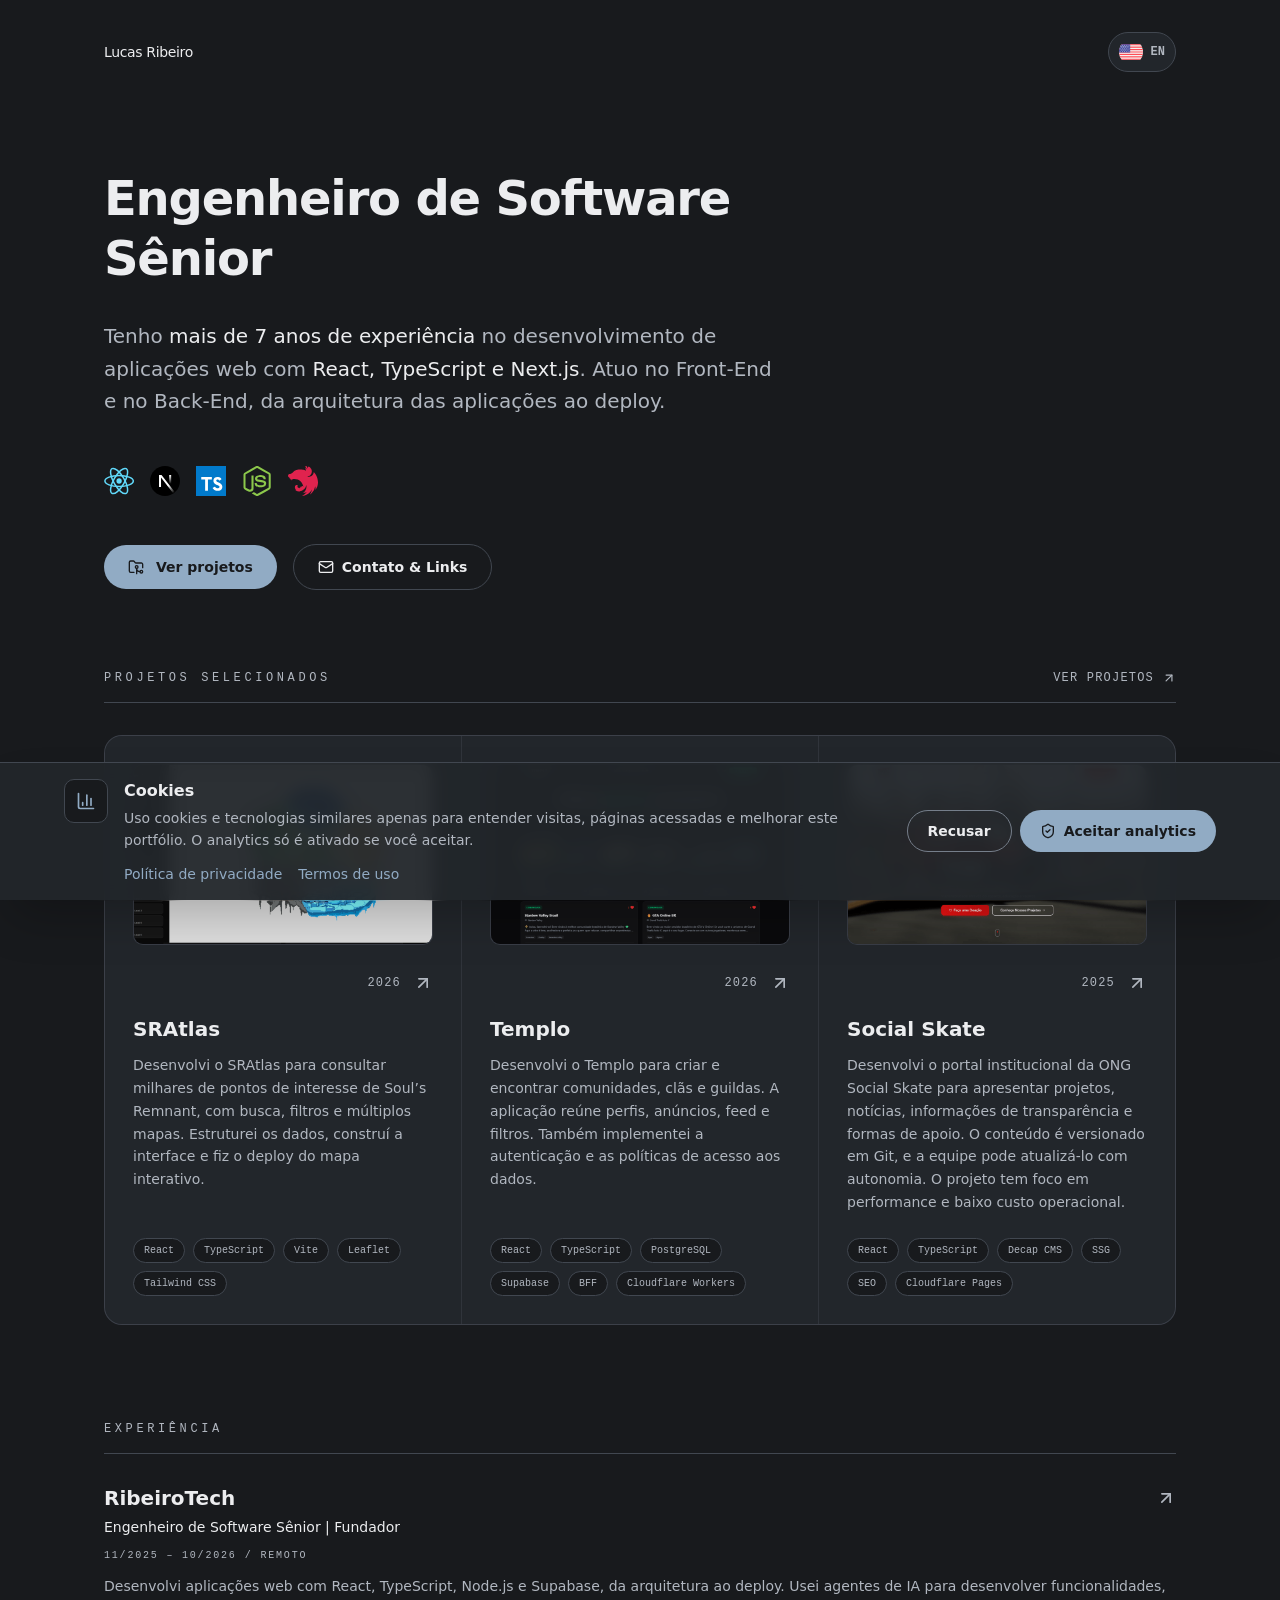
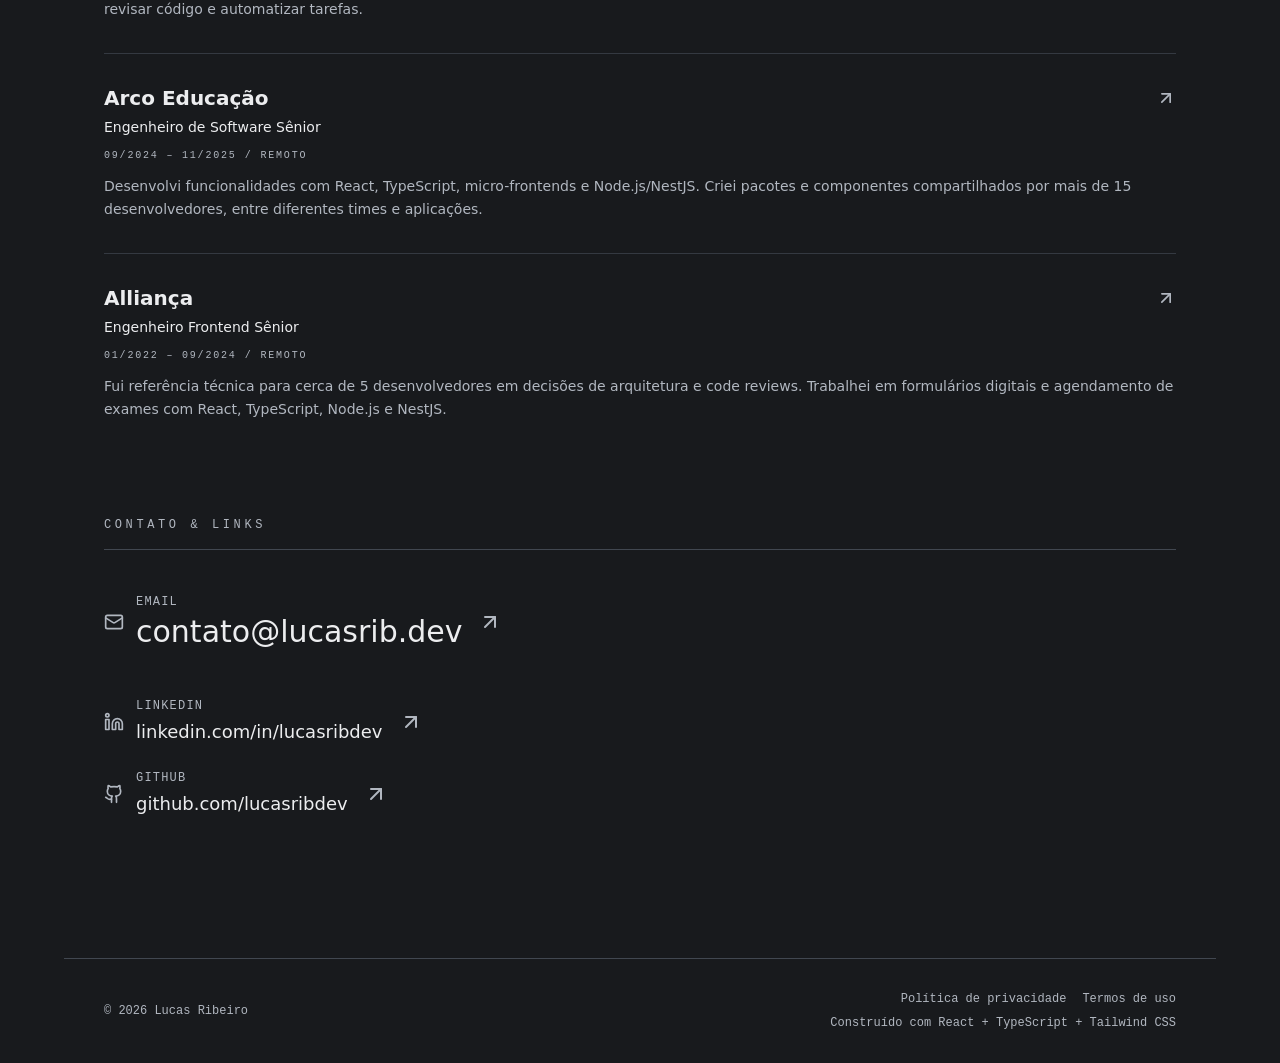
<file: index.html>
<!doctype html>
<html lang="pt-BR">
  <head>
    <script src="https://www.googletagmanager.com/gtag/js?id=G-KKH0GEG07W" async></script>
    <script>window['ga-disable-G-KKH0GEG07W'] = true;
window.dataLayer = window.dataLayer || [];
function gtag(){dataLayer.push(arguments);}
gtag('js', new Date());
gtag('config', 'G-KKH0GEG07W', {"send_page_view":false});
</script>

    <meta charset="UTF-8" />
    <link rel="icon" type="image/svg+xml" href="/favicon.svg" />
    <meta name="viewport" content="width=device-width, initial-scale=1.0" />
    <meta name="description" content="Software Engineer Sênior com mais de 7 anos de experiência em React, TypeScript e Next.js. Crio produtos digitais com foco em Front-End e arquitetura de software." />
    <meta name="keywords" content="Lucas Ribeiro, portfólio, engenheiro de software sênior, React, TypeScript, Next.js, Node.js, SRAtlas, Templo, Social Skate" />
    <meta name="author" content="Lucas Ribeiro" />
    <meta name="robots" content="index, follow" />
    <meta name="theme-color" content="#181A1D" />
    <link rel="canonical" href="https://lucasrib.dev/" />
    <link rel="alternate" hreflang="pt-BR" href="https://lucasrib.dev/" />
    <link rel="alternate" hreflang="en" href="https://lucasrib.dev/en/" />
    <link rel="alternate" hreflang="x-default" href="https://lucasrib.dev/" />

    <meta property="og:title" content="Lucas Ribeiro | Engenheiro de Software Sênior" />
    <meta property="og:description" content="Software Engineer Sênior com mais de 7 anos de experiência em React, TypeScript e Next.js. Crio produtos digitais com foco em Front-End e arquitetura de software." />
    <meta property="og:type" content="website" />
    <meta property="og:url" content="https://lucasrib.dev/" />
    <meta property="og:image" content="https://lucasrib.dev/og-image.png" />
    <meta property="og:image:type" content="image/png" />
    <meta property="og:image:width" content="1200" />
    <meta property="og:image:height" content="630" />
    <meta property="og:image:alt" content="Lucas Ribeiro — Engenheiro de Software Sênior — React e TypeScript" />
    <meta property="og:locale" content="pt_BR" />
    <meta property="og:locale:alternate" content="en_US" />
    <meta property="og:site_name" content="Portfólio de Lucas Ribeiro" />

    <meta name="twitter:card" content="summary_large_image" />
    <meta name="twitter:title" content="Lucas Ribeiro | Engenheiro de Software Sênior" />
    <meta name="twitter:description" content="Software Engineer Sênior com mais de 7 anos de experiência em React, TypeScript e Next.js. Crio produtos digitais com foco em Front-End e arquitetura de software." />
    <meta name="twitter:image" content="https://lucasrib.dev/og-image.png" />
    <meta name="twitter:image:alt" content="Lucas Ribeiro — Engenheiro de Software Sênior — React e TypeScript" />

    <title>Lucas Ribeiro | Engenheiro de Software Sênior</title>
    <script type="module" crossorigin src="/assets/main-CgvtW1fF.js"></script>
    <link rel="stylesheet" crossorigin href="/assets/main-C-XT-RvQ.css">
  </head>
  <body>
    <div id="root"><link rel="preload" as="image" href="/assets/usa-CE65NKaW.svg"/><main class="relative min-h-screen overflow-hidden"><header class="relative z-10 mx-auto flex max-w-6xl items-center justify-between px-6 py-8 md:px-10"><span class="text-sm font-medium tracking-tight text-foreground">Lucas Ribeiro</span><button type="button" aria-label="Trocar idioma para inglês" title="Trocar idioma para inglês" class="inline-flex h-10 items-center gap-2 rounded-full border border-border bg-card px-2.5 py-1.5 font-mono text-xs font-semibold text-muted-foreground transition-colors hover:border-primary hover:text-primary focus-visible:outline-none focus-visible:ring-2 focus-visible:ring-ring"><img src="/assets/usa-CE65NKaW.svg" alt="" aria-hidden="true" class="h-6 w-6 rounded-full object-cover"/><span>EN</span></button></header><section class="relative z-10 mx-auto max-w-6xl px-6 pb-16 pt-10 md:px-10 md:pb-20 md:pt-16"><div class=""><div style="opacity:0;transform:translateY(18px)"><h1 class="max-w-3xl text-3xl font-semibold leading-tight tracking-tight text-foreground sm:text-4xl md:text-5xl">Engenheiro de Software Sênior</h1></div><div style="opacity:0;transform:translateY(18px)"><p class="mt-8 max-w-2xl text-lg leading-relaxed text-muted-foreground md:text-xl">Tenho <span class="text-foreground">mais de 7 anos de experiência</span> no desenvolvimento de aplicações web com <span class="text-foreground">React, TypeScript e Next.js</span>. Atuo no Front-End e no Back-End, da arquitetura das aplicações ao deploy.</p></div><div style="opacity:0;transform:translateY(18px)"><div class="mt-12 max-w-2xl"><div role="img" aria-label="Tecnologias com que trabalho: React, TypeScript, Node.js, Next.js, NestJS" class="flex flex-wrap items-center gap-4"><span title="React" class="inline-flex"><svg xmlns="http://www.w3.org/2000/svg" width="30" height="30" viewBox="0 0 100 100" class="developer-icons " fill="none"><path fill="#61DAFB" d="M50.307 58.817a8.816 8.816 0 1 0 0-17.632 8.816 8.816 0 0 0 0 17.632"></path><path stroke="#61DAFB" stroke-width="5" d="M50.307 68.063c26.126 0 47.306-8.087 47.306-18.062s-21.18-18.063-47.306-18.063C24.18 31.938 3 40.025 3 50.001s21.18 18.062 47.307 18.062Z"></path><path stroke="#61DAFB" stroke-width="5" d="M34.664 59.032C47.727 81.658 65.321 95.957 73.96 90.969c8.64-4.988 5.053-27.373-8.01-50C52.885 18.343 35.291 4.044 26.652 9.032s-5.052 27.373 8.011 50Z"></path><path stroke="#61DAFB" stroke-width="5" d="M34.664 40.97c-13.063 22.626-16.65 45.011-8.01 50 8.638 4.987 26.232-9.312 39.295-31.938 13.064-22.627 16.65-45.012 8.01-50-8.638-4.988-26.232 9.31-39.295 31.937Z"></path></svg></span><span title="Next.js" class="inline-flex"><svg xmlns="http://www.w3.org/2000/svg" width="30" height="30" viewBox="0 0 100 100" class="developer-icons " fill="none"><path fill="#000" d="M50 100c27.614 0 50-22.386 50-50S77.614 0 50 0 0 22.385 0 50s22.386 50 50 50"></path><path fill="url(#nextJs__a)" d="M83.06 87.511 38.412 30H30v39.983h6.73V38.546L77.777 91.58a50 50 0 0 0 5.283-4.069"></path><path fill="url(#nextJs__b)" d="M70.556 30h-6.667v40h6.667z"></path><defs><linearGradient id="nextJs__a" x1="60.556" x2="80.278" y1="64.722" y2="89.166" gradientUnits="userSpaceOnUse"><stop stop-color="#fff"></stop><stop offset="1" stop-color="#fff" stop-opacity="0"></stop></linearGradient><linearGradient id="nextJs__b" x1="67.222" x2="67.111" y1="30" y2="59.375" gradientUnits="userSpaceOnUse"><stop stop-color="#fff"></stop><stop offset="1" stop-color="#fff" stop-opacity="0"></stop></linearGradient></defs></svg></span><span title="TypeScript" class="inline-flex"><svg xmlns="http://www.w3.org/2000/svg" width="30" height="30" viewBox="0 0 100 100" class="developer-icons " fill="none"><path fill="#017ACB" d="M0 0h100v100H0z"></path><path fill="#fff" d="M48.016 37.032h4.797v8.281h-12.97v36.844l-.343.094c-.469.124-6.64.124-7.969-.016l-1.062-.094V45.313H17.5v-8.281l4.11-.047c2.25-.031 8.03-.031 12.843 0s10.906.047 13.563.047m36.61 41.219c-1.907 2.015-3.954 3.14-7.36 4.062-1.485.406-1.735.422-5.078.406s-3.61-.015-5.235-.437c-4.203-1.078-7.594-3.188-9.906-6.172-.656-.844-1.734-2.594-1.734-2.813 0-.062.156-.203.359-.296.203-.094.625-.36.969-.563s.968-.578 1.39-.797 1.64-.937 2.703-1.578c1.063-.64 2.032-1.156 2.141-1.156.11 0 .313.219.469.484.937 1.578 3.125 3.594 4.672 4.281.953.407 3.062.86 4.078.86.937 0 2.656-.406 3.578-.828.984-.453 1.484-.907 2.078-1.813.406-.64.453-.812.438-2.031 0-1.125-.063-1.438-.375-1.953-.875-1.438-2.063-2.188-6.875-4.313-4.97-2.203-7.204-3.515-9.016-5.281-1.344-1.312-1.61-1.672-2.453-3.312-1.094-2.11-1.235-2.797-1.25-5.938-.016-2.203.031-2.922.265-3.672.329-1.125 1.391-3.297 1.875-3.844 1-1.171 1.36-1.53 2.063-2.109 2.125-1.75 5.438-2.906 8.61-3.016.359 0 1.546.063 2.656.141 3.187.266 5.359 1.047 7.453 2.719 1.578 1.25 3.968 4.187 3.734 4.578-.156.234-6.39 4.39-6.797 4.516-.25.078-.422-.016-.765-.422-2.125-2.547-2.985-3.094-5.047-3.22-1.469-.093-2.25.079-3.235.735-1.03.688-1.53 1.735-1.53 3.188.015 2.125.827 3.125 3.827 4.61 1.938.952 3.594 1.733 3.719 1.733.188 0 4.203 2 5.25 2.626 4.875 2.859 6.86 5.796 7.375 10.859.375 3.812-.703 7.297-3.047 9.766"></path></svg></span><span title="Node.js" class="inline-flex"><svg xmlns="http://www.w3.org/2000/svg" width="30" height="30" viewBox="0 0 100 100" class="developer-icons " fill="none"><path fill="#8CC84B" d="M46.279 1.067c2.479-1.419 5.709-1.425 8.186 0C66.929 8.11 79.396 15.142 91.858 22.188c2.343 1.32 3.911 3.929 3.887 6.63v42.37c.018 2.813-1.705 5.484-4.178 6.774-12.422 7.004-24.838 14.016-37.259 21.02-2.53 1.447-5.825 1.336-8.277-.23-3.724-2.159-7.455-4.307-11.18-6.464-.76-.454-1.619-.815-2.156-1.553.475-.64 1.324-.72 2.015-1 1.554-.494 2.982-1.287 4.41-2.058.361-.247.802-.152 1.148.07 3.185 1.825 6.342 3.704 9.537 5.513.682.393 1.372-.13 1.955-.454 12.19-6.89 24.396-13.754 36.584-20.645a1.21 1.21 0 0 0 .664-1.192c.009-13.977.002-27.957.005-41.934a1.31 1.31 0 0 0-.781-1.307C75.852 20.756 63.479 13.774 51.102 6.8a1.29 1.29 0 0 0-1.458-.002c-12.378 6.976-24.749 13.965-37.126 20.936-.506.23-.845.738-.785 1.301q.002 20.967 0 41.936a1.19 1.19 0 0 0 .673 1.177c3.303 1.873 6.61 3.733 9.916 5.6 1.861 1.001 4.148 1.597 6.199.829 1.81-.65 3.08-2.497 3.045-4.419.017-13.895-.009-27.793.013-41.687-.046-.617.54-1.126 1.14-1.068 1.586-.011 3.175-.022 4.762.004.663-.015 1.119.65 1.037 1.27-.007 13.984.017 27.968-.01 41.952.003 3.727-1.528 7.782-4.975 9.605-4.247 2.2-9.496 1.734-13.691-.376-3.632-1.812-7.098-3.952-10.666-5.894C6.697 76.681 4.983 74 5 71.19V28.818c-.026-2.757 1.604-5.413 4.021-6.714Q27.651 11.588 46.28 1.067"></path><path fill="#8CC84B" d="M57.114 30.418c5.417-.349 11.216-.207 16.091 2.462 3.774 2.045 5.867 6.337 5.933 10.53-.105.566-.696.878-1.236.839-1.572-.002-3.144.021-4.716-.01-.667.025-1.054-.59-1.138-1.18-.451-2.006-1.545-3.993-3.434-4.96-2.898-1.452-6.26-1.379-9.42-1.348-2.308.122-4.79.322-6.744 1.679-1.5 1.028-1.957 3.103-1.421 4.774.505 1.2 1.89 1.587 3.023 1.944 6.529 1.707 13.447 1.537 19.85 3.784 2.651.916 5.245 2.697 6.152 5.473 1.187 3.72.667 8.167-1.98 11.154-2.146 2.458-5.273 3.795-8.39 4.522-4.149.925-8.454.948-12.666.538-3.962-.452-8.084-1.493-11.142-4.192-2.614-2.27-3.892-5.808-3.765-9.222.03-.577.605-.979 1.157-.931 1.583-.013 3.165-.017 4.748.002.632-.046 1.101.5 1.133 1.097.292 1.911 1.01 3.917 2.678 5.05 3.216 2.076 7.253 1.934 10.936 1.992 3.052-.136 6.477-.176 8.967-2.193 1.314-1.15 1.703-3.075 1.348-4.731-.384-1.398-1.847-2.05-3.103-2.475-6.444-2.039-13.44-1.3-19.822-3.605-2.59-.915-5.096-2.647-6.092-5.309-1.389-3.767-.752-8.427 2.172-11.313 2.852-2.87 6.968-3.976 10.881-4.372"></path></svg></span><span title="NestJS" class="inline-flex"><svg xmlns="http://www.w3.org/2000/svg" width="30" height="30" viewBox="0 0 100 100" class="developer-icons " fill="none"><path fill="#E0234E" fill-rule="evenodd" d="M58.881 0c-.723 0-1.394.155-2.014.361 1.317.878 2.04 2.04 2.402 3.357.025.181.077.31.103.491.026.155.051.31.051.465.104 2.273-.593 2.557-1.084 3.9-.75 1.73-.542 3.59.361 5.087.078.18.181.388.31.568-.981-6.533 4.468-7.515 5.475-9.555.078-1.782-1.394-2.97-2.556-3.796C60.818.206 59.81 0 58.88 0m8.213 1.472c-.104.594-.026.439-.052.749-.026.206-.026.464-.052.671a6 6 0 0 1-.18.62c-.052.206-.13.413-.207.62-.103.206-.18.387-.284.594-.078.103-.13.206-.207.31l-.155.232c-.129.18-.258.362-.387.516-.155.155-.284.336-.465.465v.026c-.155.13-.31.284-.49.413-.543.414-1.163.723-1.73 1.11-.182.13-.362.233-.517.388-.181.13-.336.258-.491.413-.18.155-.31.31-.465.491-.129.155-.284.336-.387.517a7 7 0 0 0-.362.542c-.103.207-.18.387-.284.594-.077.207-.155.387-.206.594-.078.232-.13.439-.181.646-.026.103-.026.232-.052.335s-.026.207-.051.31c0 .207-.026.44-.026.646 0 .155 0 .31.026.465 0 .206.025.413.077.645.026.207.077.413.13.62.077.207.128.413.206.62.051.129.129.258.18.361l-5.94-2.298a64 64 0 0 0-2.995-.775l-1.627-.387a48 48 0 0 0-4.7-.697c-.052 0-.078-.026-.13-.026a46 46 0 0 0-4.622-.233 49 49 0 0 0-3.383.13c-1.575.103-3.15.31-4.726.568-.388.051-.775.129-1.162.206-.8.155-1.576.336-2.325.517l-1.162.31c-.387.154-.749.335-1.11.49l-.852.388c-.052.025-.104.025-.13.051-.258.13-.49.233-.723.362a1 1 0 0 0-.18.077c-.284.13-.569.284-.8.414-.182.077-.363.18-.517.258a3 3 0 0 1-.233.129c-.232.129-.465.258-.671.387q-.35.194-.62.388c-.18.129-.362.232-.517.361-.026.026-.051.026-.077.052a6 6 0 0 0-.49.361l-.052.052-.388.31c-.051.026-.103.077-.155.103-.129.104-.258.233-.387.336-.026.052-.078.077-.103.103-.155.155-.31.284-.465.44-.026 0-.026.025-.052.05-.155.13-.31.285-.465.44-.026.026-.026.052-.051.052-.13.129-.259.258-.388.413-.051.051-.129.103-.18.155a7 7 0 0 1-.44.464c-.025.052-.077.078-.103.13-.206.206-.387.413-.594.62l-.077.077c-.414.439-.853.878-1.317 1.265-.465.414-.956.801-1.447 1.137a20 20 0 0 1-1.55.981q-.774.426-1.626.775a19 19 0 0 1-1.679.62c-1.084.232-2.195.671-3.15.749-.207 0-.44.051-.646.077-.232.052-.44.103-.646.155l-.62.232c-.206.078-.413.181-.62.284-.18.13-.387.233-.567.362a4 4 0 0 0-.517.439c-.18.13-.362.31-.516.465-.155.18-.31.336-.44.516-.129.207-.284.388-.387.594a4.6 4.6 0 0 0-.361.594c-.104.233-.207.44-.284.672-.078.206-.155.439-.233.671a5 5 0 0 0-.129.62c0 .026-.026.052-.026.077-.052.233-.052.543-.077.698-.026.18-.052.335-.052.516 0 .104 0 .233.026.336.026.18.051.336.103.49.052.156.104.31.181.466v.025c.077.155.18.31.284.465s.207.31.336.465c.129.13.284.284.439.413a4 4 0 0 0 .49.414c.62.542.775.723 1.576 1.136.129.077.258.129.413.206.026 0 .052.026.078.026 0 .052 0 .078.025.13.026.206.078.413.13.62.051.232.129.438.206.62.078.154.13.309.207.464.026.052.051.103.077.129.104.207.207.387.31.568l.387.543c.13.154.285.335.44.49.154.155.31.284.49.44 0 0 .026.025.052.025.155.13.31.258.465.362.18.129.361.232.568.335.18.104.387.207.594.285.155.077.335.129.516.18.026.026.052.026.104.052.103.026.232.051.335.077-.077 1.395-.103 2.712.104 3.177.232.516 1.368-1.059 2.505-2.867-.155 1.782-.259 3.874 0 4.494.284.645 1.833-1.369 3.176-3.59 18.31-4.235 35.02 8.42 36.775 26.29-.336-2.789-3.77-4.339-5.346-3.951-.774 1.91-2.091 4.364-4.21 5.888.182-1.705.104-3.46-.257-5.165a16.7 16.7 0 0 1-3.203 6.508c-2.453.18-4.906-1.007-6.198-2.79-.103-.077-.129-.232-.206-.335a5 5 0 0 1-.207-.542 2.2 2.2 0 0 1-.155-.543c-.026-.18-.026-.361-.026-.568v-.387a4 4 0 0 1 .13-.542c.051-.181.103-.362.18-.543.104-.18.18-.361.31-.542.44-1.24.44-2.247-.361-2.84a3 3 0 0 0-.491-.26c-.104-.025-.233-.077-.336-.102-.077-.026-.129-.052-.206-.078-.181-.051-.362-.103-.543-.13a2 2 0 0 0-.542-.077 4 4 0 0 0-.568-.051c-.13 0-.259.026-.388.026-.206 0-.387.026-.568.077-.18.026-.361.052-.542.103-.18.052-.362.104-.543.181-.18.078-.335.155-.516.233-.155.077-.31.18-.49.258-6.018 3.925-2.428 13.12 1.678 15.78-1.55.283-3.125.619-3.564.955l-.052.051a24 24 0 0 0 3.487 1.73 85 85 0 0 0 4.184 1.24v.026q3.214.66 6.507.465c11.441-.8 20.816-9.504 22.52-20.97.052.232.103.439.155.671.078.465.18.956.232 1.447v.025c.052.233.078.465.104.672v.103c.026.233.051.465.051.672.026.284.052.568.052.852v.413c0 .13.026.284.026.413 0 .155-.026.31-.026.465v.362c0 .18-.026.335-.026.516 0 .104 0 .207-.026.336 0 .18-.026.362-.026.568-.026.078-.026.155-.026.233-.025.206-.051.387-.077.594 0 .077 0 .154-.026.232-.026.258-.077.49-.103.749v.052c-.052.232-.104.49-.155.723v.077l-.155.697c0 .026-.026.078-.026.104a7 7 0 0 1-.18.697v.078c-.078.258-.156.49-.207.723-.026.025-.026.051-.026.051l-.233.775c-.103.258-.18.49-.284.749-.103.258-.18.516-.284.749-.103.258-.206.49-.31.749h-.026c-.103.232-.206.49-.335.723-.026.077-.052.13-.078.18-.026.027-.026.052-.051.078-1.679 3.383-4.158 6.353-7.257 8.677-.207.13-.413.285-.62.44-.052.051-.13.077-.18.129-.182.129-.362.258-.569.387l.078.155h.025l1.085-.155h.026a55 55 0 0 0 2.014-.362 5 5 0 0 0 .568-.129c.13-.026.233-.051.362-.077.18-.026.361-.078.542-.103.155-.052.31-.078.465-.13 2.583-.62 5.088-1.472 7.49-2.479a41.36 41.36 0 0 1-16.038 13.094c2.97-.207 5.94-.698 8.806-1.524 10.41-3.074 19.164-10.072 24.406-19.498A41.2 41.2 0 0 1 73.06 95.19a40.7 40.7 0 0 0 6.895-5.733 40.94 40.94 0 0 0 10.873-21.951c.878 4.08 1.136 8.29.749 12.447 18.646-26.005 1.55-52.967-5.604-60.069-.026-.051-.052-.077-.052-.129-.026.026-.026.026-.026.052 0-.026 0-.026-.026-.052 0 .31-.025.62-.051.93a35 35 0 0 1-.258 1.73c-.13.568-.285 1.136-.44 1.704-.18.543-.387 1.111-.62 1.653a22 22 0 0 1-.774 1.576c-.284.49-.594 1.007-.93 1.472-.335.49-.697.955-1.059 1.394-.387.465-.8.878-1.213 1.291-.259.233-.491.44-.75.646-.206.18-.387.336-.593.517-.465.361-.93.697-1.447 1.007-.49.31-1.007.62-1.523.878-.542.258-1.085.49-1.627.723-.543.207-1.11.387-1.679.542-.568.155-1.162.284-1.73.388-.594.103-1.188.155-1.756.206a20 20 0 0 1-1.24.052c-.594 0-1.188-.052-1.756-.103a13 13 0 0 1-1.756-.259 13 13 0 0 1-1.73-.439h-.026a19 19 0 0 0 1.704-.206 19 19 0 0 0 1.73-.388 18 18 0 0 0 1.68-.542 16 16 0 0 0 1.626-.723 18 18 0 0 0 1.55-.852c.49-.336.981-.672 1.446-1.033q.698-.543 1.317-1.163c.439-.387.826-.826 1.214-1.265q.581-.697 1.084-1.395c.052-.077.104-.18.155-.258.259-.413.517-.826.75-1.24a18 18 0 0 0 1.394-3.227c.18-.543.31-1.11.439-1.68.103-.593.207-1.161.258-1.73.052-.593.103-1.187.103-1.756 0-.413-.025-.826-.051-1.24-.052-.593-.13-1.161-.207-1.73a19 19 0 0 0-.387-1.73c-.18-.542-.362-1.11-.568-1.652a18 18 0 0 0-.723-1.602 29 29 0 0 0-.878-1.523 29 29 0 0 0-1.033-1.42c-.388-.44-.775-.879-1.188-1.318-.207-.206-.44-.439-.672-.645a48 48 0 0 0-3.59-2.531 5 5 0 0 0-.516-.259c-.852-.542-1.653-.826-2.453-1.084" clip-rule="evenodd"></path></svg></span></div></div></div><div style="opacity:0;transform:translateY(18px)"><div class="mt-12 flex flex-wrap items-center gap-4"><a href="#projects" class="group inline-flex items-center gap-3 rounded-full bg-primary px-6 py-3 text-sm font-semibold text-primary-foreground transition-all hover:-translate-y-0.5 hover:bg-primary-hover"><svg xmlns="http://www.w3.org/2000/svg" width="24" height="24" viewBox="0 0 24 24" fill="none" stroke="currentColor" stroke-width="2" stroke-linecap="round" stroke-linejoin="round" class="lucide lucide-folder-git2 lucide-folder-git-2 h-4 w-4" aria-hidden="true"><path d="M18 19a5 5 0 0 1-5-5v8"></path><path d="M9 20H4a2 2 0 0 1-2-2V5a2 2 0 0 1 2-2h3.9a2 2 0 0 1 1.69.9l.81 1.2a2 2 0 0 0 1.67.9H20a2 2 0 0 1 2 2v5"></path><circle cx="13" cy="12" r="2"></circle><circle cx="20" cy="19" r="2"></circle></svg>Ver projetos</a><a href="#contact" class="inline-flex items-center gap-2 rounded-full border border-border px-6 py-3 text-sm font-semibold text-foreground transition-all hover:-translate-y-0.5 hover:border-primary hover:text-primary"><svg xmlns="http://www.w3.org/2000/svg" width="24" height="24" viewBox="0 0 24 24" fill="none" stroke="currentColor" stroke-width="2" stroke-linecap="round" stroke-linejoin="round" class="lucide lucide-mail h-4 w-4" aria-hidden="true"><path d="m22 7-8.991 5.727a2 2 0 0 1-2.009 0L2 7"></path><rect x="2" y="4" width="20" height="16" rx="2"></rect></svg>Contato &amp; Links</a></div></div></div></section><section id="projects" class="relative z-10 mx-auto max-w-6xl px-6 pb-32 md:px-10"><div class="mb-8 flex flex-col items-start justify-between gap-3 border-b border-border pb-4 sm:flex-row sm:items-end"><h2 class="font-mono text-xs uppercase tracking-[0.3em] text-muted-foreground">Projetos Selecionados</h2><a href="https://github.com/lucasribdev?tab=repositories" target="_blank" rel="noopener noreferrer" class="group inline-flex items-center gap-2 font-mono text-xs uppercase tracking-widest text-muted-foreground hover:text-foreground">Ver projetos<svg xmlns="http://www.w3.org/2000/svg" width="24" height="24" viewBox="0 0 24 24" fill="none" stroke="currentColor" stroke-width="2" stroke-linecap="round" stroke-linejoin="round" class="lucide lucide-arrow-up-right h-3.5 w-3.5 transition-transform group-hover:-translate-y-0.5 group-hover:translate-x-0.5" aria-hidden="true"><path d="M7 7h10v10"></path><path d="M7 17 17 7"></path></svg></a></div><div class="mb-24 grid gap-px overflow-hidden rounded-2xl border border-border/70 bg-border/60 md:grid-cols-2 lg:grid-cols-3"><a href="https://sratlas.com" target="_blank" rel="noopener noreferrer" class="group relative flex flex-col justify-between bg-card p-5 transition-all duration-300 hover:-translate-y-1 hover:bg-secondary focus-visible:outline-none focus-visible:ring-2 focus-visible:ring-inset focus-visible:ring-ring md:p-7"><div><div class="mb-7 overflow-hidden rounded-lg border border-border/80 bg-background/80 transition-colors group-hover:border-primary/50"><div class="aspect-[1430/863] bg-muted"><img src="/assets/sratlas-zVYd5SCK.png" alt="Mapa interativo do SRAtlas com filtros e pontos de interesse" class="h-full w-full object-cover object-top" loading="lazy"/></div></div><div class="flex items-center justify-end gap-3"><span class="font-mono text-xs tracking-widest text-muted-foreground">2026</span><svg xmlns="http://www.w3.org/2000/svg" width="24" height="24" viewBox="0 0 24 24" fill="none" stroke="currentColor" stroke-width="2" stroke-linecap="round" stroke-linejoin="round" class="lucide lucide-arrow-up-right h-5 w-5 text-muted-foreground transition-all duration-300 group-hover:-translate-y-1 group-hover:translate-x-1 group-hover:text-primary" aria-hidden="true"><path d="M7 7h10v10"></path><path d="M7 17 17 7"></path></svg></div><h3 class="mt-6 text-lg font-semibold leading-tight text-foreground md:text-xl">SRAtlas</h3><p class="mt-3 text-sm leading-relaxed text-muted-foreground">Desenvolvi o SRAtlas para consultar milhares de pontos de interesse de Soul’s Remnant, com busca, filtros e múltiplos mapas. Estruturei os dados, construí a interface e fiz o deploy do mapa interativo.</p></div><div class="mt-6 flex flex-wrap gap-2"><span class="rounded-full border border-border bg-background px-2.5 py-1 font-mono text-[10px] text-muted-foreground transition-all duration-200 hover:-translate-y-0.5 hover:border-primary hover:text-primary">React</span><span class="rounded-full border border-border bg-background px-2.5 py-1 font-mono text-[10px] text-muted-foreground transition-all duration-200 hover:-translate-y-0.5 hover:border-primary hover:text-primary">TypeScript</span><span class="rounded-full border border-border bg-background px-2.5 py-1 font-mono text-[10px] text-muted-foreground transition-all duration-200 hover:-translate-y-0.5 hover:border-primary hover:text-primary">Vite</span><span class="rounded-full border border-border bg-background px-2.5 py-1 font-mono text-[10px] text-muted-foreground transition-all duration-200 hover:-translate-y-0.5 hover:border-primary hover:text-primary">Leaflet</span><span class="rounded-full border border-border bg-background px-2.5 py-1 font-mono text-[10px] text-muted-foreground transition-all duration-200 hover:-translate-y-0.5 hover:border-primary hover:text-primary">Tailwind CSS</span></div></a><a href="https://templo.club" target="_blank" rel="noopener noreferrer" class="group relative flex flex-col justify-between bg-card p-5 transition-all duration-300 hover:-translate-y-1 hover:bg-secondary focus-visible:outline-none focus-visible:ring-2 focus-visible:ring-inset focus-visible:ring-ring md:p-7"><div><div class="mb-7 overflow-hidden rounded-lg border border-border/80 bg-background/80 transition-colors group-hover:border-primary/50"><div class="aspect-[1430/863] bg-muted"><img src="/assets/templo-lp_Ntac2.png" alt="Interface da plataforma de comunidades Templo" class="h-full w-full object-cover object-top" loading="lazy"/></div></div><div class="flex items-center justify-end gap-3"><span class="font-mono text-xs tracking-widest text-muted-foreground">2026</span><svg xmlns="http://www.w3.org/2000/svg" width="24" height="24" viewBox="0 0 24 24" fill="none" stroke="currentColor" stroke-width="2" stroke-linecap="round" stroke-linejoin="round" class="lucide lucide-arrow-up-right h-5 w-5 text-muted-foreground transition-all duration-300 group-hover:-translate-y-1 group-hover:translate-x-1 group-hover:text-primary" aria-hidden="true"><path d="M7 7h10v10"></path><path d="M7 17 17 7"></path></svg></div><h3 class="mt-6 text-lg font-semibold leading-tight text-foreground md:text-xl">Templo</h3><p class="mt-3 text-sm leading-relaxed text-muted-foreground">Desenvolvi o Templo para criar e encontrar comunidades, clãs e guildas. A aplicação reúne perfis, anúncios, feed e filtros. Também implementei a autenticação e as políticas de acesso aos dados.</p></div><div class="mt-6 flex flex-wrap gap-2"><span class="rounded-full border border-border bg-background px-2.5 py-1 font-mono text-[10px] text-muted-foreground transition-all duration-200 hover:-translate-y-0.5 hover:border-primary hover:text-primary">React</span><span class="rounded-full border border-border bg-background px-2.5 py-1 font-mono text-[10px] text-muted-foreground transition-all duration-200 hover:-translate-y-0.5 hover:border-primary hover:text-primary">TypeScript</span><span class="rounded-full border border-border bg-background px-2.5 py-1 font-mono text-[10px] text-muted-foreground transition-all duration-200 hover:-translate-y-0.5 hover:border-primary hover:text-primary">PostgreSQL</span><span class="rounded-full border border-border bg-background px-2.5 py-1 font-mono text-[10px] text-muted-foreground transition-all duration-200 hover:-translate-y-0.5 hover:border-primary hover:text-primary">Supabase</span><span class="rounded-full border border-border bg-background px-2.5 py-1 font-mono text-[10px] text-muted-foreground transition-all duration-200 hover:-translate-y-0.5 hover:border-primary hover:text-primary">BFF</span><span class="rounded-full border border-border bg-background px-2.5 py-1 font-mono text-[10px] text-muted-foreground transition-all duration-200 hover:-translate-y-0.5 hover:border-primary hover:text-primary">Cloudflare Workers</span></div></a><a href="https://socialskate.pages.dev/" target="_blank" rel="noopener noreferrer" class="group relative flex flex-col justify-between bg-card p-5 transition-all duration-300 hover:-translate-y-1 hover:bg-secondary focus-visible:outline-none focus-visible:ring-2 focus-visible:ring-inset focus-visible:ring-ring md:p-7"><div><div class="mb-7 overflow-hidden rounded-lg border border-border/80 bg-background/80 transition-colors group-hover:border-primary/50"><div class="aspect-[1430/863] bg-muted"><img src="/assets/ss-CDmv5OXS.png" alt="Página inicial do portal Social Skate" class="h-full w-full object-cover object-top" loading="lazy"/></div></div><div class="flex items-center justify-end gap-3"><span class="font-mono text-xs tracking-widest text-muted-foreground">2025</span><svg xmlns="http://www.w3.org/2000/svg" width="24" height="24" viewBox="0 0 24 24" fill="none" stroke="currentColor" stroke-width="2" stroke-linecap="round" stroke-linejoin="round" class="lucide lucide-arrow-up-right h-5 w-5 text-muted-foreground transition-all duration-300 group-hover:-translate-y-1 group-hover:translate-x-1 group-hover:text-primary" aria-hidden="true"><path d="M7 7h10v10"></path><path d="M7 17 17 7"></path></svg></div><h3 class="mt-6 text-lg font-semibold leading-tight text-foreground md:text-xl">Social Skate</h3><p class="mt-3 text-sm leading-relaxed text-muted-foreground">Desenvolvi o portal institucional da ONG Social Skate para apresentar projetos, notícias, informações de transparência e formas de apoio. O conteúdo é versionado em Git, e a equipe pode atualizá-lo com autonomia. O projeto tem foco em performance e baixo custo operacional.</p></div><div class="mt-6 flex flex-wrap gap-2"><span class="rounded-full border border-border bg-background px-2.5 py-1 font-mono text-[10px] text-muted-foreground transition-all duration-200 hover:-translate-y-0.5 hover:border-primary hover:text-primary">React</span><span class="rounded-full border border-border bg-background px-2.5 py-1 font-mono text-[10px] text-muted-foreground transition-all duration-200 hover:-translate-y-0.5 hover:border-primary hover:text-primary">TypeScript</span><span class="rounded-full border border-border bg-background px-2.5 py-1 font-mono text-[10px] text-muted-foreground transition-all duration-200 hover:-translate-y-0.5 hover:border-primary hover:text-primary">Decap CMS</span><span class="rounded-full border border-border bg-background px-2.5 py-1 font-mono text-[10px] text-muted-foreground transition-all duration-200 hover:-translate-y-0.5 hover:border-primary hover:text-primary">SSG</span><span class="rounded-full border border-border bg-background px-2.5 py-1 font-mono text-[10px] text-muted-foreground transition-all duration-200 hover:-translate-y-0.5 hover:border-primary hover:text-primary">SEO</span><span class="rounded-full border border-border bg-background px-2.5 py-1 font-mono text-[10px] text-muted-foreground transition-all duration-200 hover:-translate-y-0.5 hover:border-primary hover:text-primary">Cloudflare Pages</span></div></a></div><div class="mb-8 border-b border-border pb-4"><h2 class="font-mono text-xs uppercase tracking-[0.3em] text-muted-foreground">Experiência</h2></div><ol class="mb-24 divide-y divide-border/70"><li class="py-8 first:pt-0 last:pb-0"><a href="#projects" class="group block rounded-sm focus-visible:outline-none focus-visible:ring-2 focus-visible:ring-ring focus-visible:ring-offset-4 focus-visible:ring-offset-background"><div class="flex items-center justify-between"><h3 class="text-lg font-semibold leading-tight text-foreground md:text-xl">RibeiroTech</h3><svg xmlns="http://www.w3.org/2000/svg" width="24" height="24" viewBox="0 0 24 24" fill="none" stroke="currentColor" stroke-width="2" stroke-linecap="round" stroke-linejoin="round" class="lucide lucide-arrow-up-right h-5 w-5 shrink-0 text-muted-foreground transition-all duration-300 group-hover:-translate-y-1 group-hover:translate-x-1 group-hover:text-primary" aria-hidden="true"><path d="M7 7h10v10"></path><path d="M7 17 17 7"></path></svg></div><p class="mt-2 text-sm font-medium leading-tight text-foreground">Engenheiro de Software Sênior | Fundador</p><div class="mt-3 flex flex-wrap gap-2 font-mono text-[10px] uppercase tracking-[0.18em] text-muted-foreground"><span>11/2025 – 10/2026</span><span aria-hidden="true">/</span><span>Remoto</span></div><p class="mt-3 text-sm leading-relaxed text-muted-foreground">Desenvolvi aplicações web com React, TypeScript, Node.js e Supabase, da arquitetura ao deploy. Usei agentes de IA para desenvolver funcionalidades, revisar código e automatizar tarefas.</p></a></li><li class="py-8 first:pt-0 last:pb-0"><a href="https://www.arcoeducacao.com.br/" target="_blank" rel="noopener noreferrer" class="group block rounded-sm focus-visible:outline-none focus-visible:ring-2 focus-visible:ring-ring focus-visible:ring-offset-4 focus-visible:ring-offset-background"><div class="flex items-center justify-between"><h3 class="text-lg font-semibold leading-tight text-foreground md:text-xl">Arco Educação</h3><svg xmlns="http://www.w3.org/2000/svg" width="24" height="24" viewBox="0 0 24 24" fill="none" stroke="currentColor" stroke-width="2" stroke-linecap="round" stroke-linejoin="round" class="lucide lucide-arrow-up-right h-5 w-5 shrink-0 text-muted-foreground transition-all duration-300 group-hover:-translate-y-1 group-hover:translate-x-1 group-hover:text-primary" aria-hidden="true"><path d="M7 7h10v10"></path><path d="M7 17 17 7"></path></svg></div><p class="mt-2 text-sm font-medium leading-tight text-foreground">Engenheiro de Software Sênior</p><div class="mt-3 flex flex-wrap gap-2 font-mono text-[10px] uppercase tracking-[0.18em] text-muted-foreground"><span>09/2024 – 11/2025</span><span aria-hidden="true">/</span><span>Remoto</span></div><p class="mt-3 text-sm leading-relaxed text-muted-foreground">Desenvolvi funcionalidades com React, TypeScript, micro-frontends e Node.js/NestJS. Criei pacotes e componentes compartilhados por mais de 15 desenvolvedores, entre diferentes times e aplicações.</p></a></li><li class="py-8 first:pt-0 last:pb-0"><a href="https://www.cdb.com.br/" target="_blank" rel="noopener noreferrer" class="group block rounded-sm focus-visible:outline-none focus-visible:ring-2 focus-visible:ring-ring focus-visible:ring-offset-4 focus-visible:ring-offset-background"><div class="flex items-center justify-between"><h3 class="text-lg font-semibold leading-tight text-foreground md:text-xl">Alliança</h3><svg xmlns="http://www.w3.org/2000/svg" width="24" height="24" viewBox="0 0 24 24" fill="none" stroke="currentColor" stroke-width="2" stroke-linecap="round" stroke-linejoin="round" class="lucide lucide-arrow-up-right h-5 w-5 shrink-0 text-muted-foreground transition-all duration-300 group-hover:-translate-y-1 group-hover:translate-x-1 group-hover:text-primary" aria-hidden="true"><path d="M7 7h10v10"></path><path d="M7 17 17 7"></path></svg></div><p class="mt-2 text-sm font-medium leading-tight text-foreground">Engenheiro Frontend Sênior</p><div class="mt-3 flex flex-wrap gap-2 font-mono text-[10px] uppercase tracking-[0.18em] text-muted-foreground"><span>01/2022 – 09/2024</span><span aria-hidden="true">/</span><span>Remoto</span></div><p class="mt-3 text-sm leading-relaxed text-muted-foreground">Fui referência técnica para cerca de 5 desenvolvedores em decisões de arquitetura e code reviews. Trabalhei em formulários digitais e agendamento de exames com React, TypeScript, Node.js e NestJS.</p></a></li></ol><div id="contact" class="mb-8 flex items-end justify-between border-b border-border pb-4"><h2 class="font-mono text-xs uppercase tracking-[0.3em] text-muted-foreground">Contato &amp; Links</h2></div><div class="flex flex-col items-start"><a href="mailto:contato@lucasrib.dev" rel="noreferrer" class="group flex max-w-full items-center gap-4 rounded-sm py-3 focus-visible:outline-none focus-visible:ring-2 focus-visible:ring-ring focus-visible:ring-offset-4 focus-visible:ring-offset-background mb-6"><div class="flex min-w-0 items-center gap-3"><svg xmlns="http://www.w3.org/2000/svg" width="24" height="24" viewBox="0 0 24 24" fill="none" stroke="currentColor" stroke-width="2" stroke-linecap="round" stroke-linejoin="round" class="lucide lucide-mail h-5 w-5 shrink-0 text-muted-foreground group-hover:text-primary" aria-hidden="true"><path d="m22 7-8.991 5.727a2 2 0 0 1-2.009 0L2 7"></path><rect x="2" y="4" width="20" height="16" rx="2"></rect></svg><div class="min-w-0"><p class="font-mono text-xs uppercase tracking-widest text-muted-foreground">Email</p><p class="mt-1 break-all font-medium text-foreground text-2xl md:text-3xl">contato@lucasrib.dev</p></div></div><svg xmlns="http://www.w3.org/2000/svg" width="24" height="24" viewBox="0 0 24 24" fill="none" stroke="currentColor" stroke-width="2" stroke-linecap="round" stroke-linejoin="round" class="lucide lucide-arrow-up-right h-6 w-6 shrink-0 text-muted-foreground transition-all duration-300 group-hover:-translate-y-1 group-hover:translate-x-1 group-hover:text-primary" aria-hidden="true"><path d="M7 7h10v10"></path><path d="M7 17 17 7"></path></svg></a><a href="https://linkedin.com/in/lucasribdev" target="_blank" rel="noreferrer" class="group flex max-w-full items-center gap-4 rounded-sm py-3 focus-visible:outline-none focus-visible:ring-2 focus-visible:ring-ring focus-visible:ring-offset-4 focus-visible:ring-offset-background "><div class="flex min-w-0 items-center gap-3"><svg xmlns="http://www.w3.org/2000/svg" width="24" height="24" viewBox="0 0 24 24" fill="none" stroke="currentColor" stroke-width="2" stroke-linecap="round" stroke-linejoin="round" class="lucide lucide-linkedin h-5 w-5 shrink-0 text-muted-foreground group-hover:text-primary" aria-hidden="true"><path d="M16 8a6 6 0 0 1 6 6v7h-4v-7a2 2 0 0 0-2-2 2 2 0 0 0-2 2v7h-4v-7a6 6 0 0 1 6-6z"></path><rect width="4" height="12" x="2" y="9"></rect><circle cx="4" cy="4" r="2"></circle></svg><div class="min-w-0"><p class="font-mono text-xs uppercase tracking-widest text-muted-foreground">LinkedIn</p><p class="mt-1 break-all font-medium text-foreground text-base md:text-lg">linkedin.com/in/lucasribdev</p></div></div><svg xmlns="http://www.w3.org/2000/svg" width="24" height="24" viewBox="0 0 24 24" fill="none" stroke="currentColor" stroke-width="2" stroke-linecap="round" stroke-linejoin="round" class="lucide lucide-arrow-up-right h-6 w-6 shrink-0 text-muted-foreground transition-all duration-300 group-hover:-translate-y-1 group-hover:translate-x-1 group-hover:text-primary" aria-hidden="true"><path d="M7 7h10v10"></path><path d="M7 17 17 7"></path></svg></a><a href="https://github.com/lucasribdev" target="_blank" rel="noreferrer" class="group flex max-w-full items-center gap-4 rounded-sm py-3 focus-visible:outline-none focus-visible:ring-2 focus-visible:ring-ring focus-visible:ring-offset-4 focus-visible:ring-offset-background "><div class="flex min-w-0 items-center gap-3"><svg xmlns="http://www.w3.org/2000/svg" width="24" height="24" viewBox="0 0 24 24" fill="none" stroke="currentColor" stroke-width="2" stroke-linecap="round" stroke-linejoin="round" class="lucide lucide-github h-5 w-5 shrink-0 text-muted-foreground group-hover:text-primary" aria-hidden="true"><path d="M15 22v-4a4.8 4.8 0 0 0-1-3.5c3 0 6-2 6-5.5.08-1.25-.27-2.48-1-3.5.28-1.15.28-2.35 0-3.5 0 0-1 0-3 1.5-2.64-.5-5.36-.5-8 0C6 2 5 2 5 2c-.3 1.15-.3 2.35 0 3.5A5.403 5.403 0 0 0 4 9c0 3.5 3 5.5 6 5.5-.39.49-.68 1.05-.85 1.65-.17.6-.22 1.23-.15 1.85v4"></path><path d="M9 18c-4.51 2-5-2-7-2"></path></svg><div class="min-w-0"><p class="font-mono text-xs uppercase tracking-widest text-muted-foreground">GitHub</p><p class="mt-1 break-all font-medium text-foreground text-base md:text-lg">github.com/lucasribdev</p></div></div><svg xmlns="http://www.w3.org/2000/svg" width="24" height="24" viewBox="0 0 24 24" fill="none" stroke="currentColor" stroke-width="2" stroke-linecap="round" stroke-linejoin="round" class="lucide lucide-arrow-up-right h-6 w-6 shrink-0 text-muted-foreground transition-all duration-300 group-hover:-translate-y-1 group-hover:translate-x-1 group-hover:text-primary" aria-hidden="true"><path d="M7 7h10v10"></path><path d="M7 17 17 7"></path></svg></a></div></section><footer class="relative z-10 mx-auto max-w-6xl border-t border-border px-6 py-8 md:px-10"><div class="flex flex-col items-start justify-between gap-3 font-mono text-xs text-muted-foreground md:flex-row md:items-center"><span>© <!-- -->2026<!-- --> Lucas Ribeiro</span><div class="flex flex-col items-start gap-2 md:items-end"><div class="flex flex-wrap gap-x-4 gap-y-2"><button type="button" class="underline-offset-4 hover:text-foreground hover:underline focus-visible:outline-none focus-visible:ring-2 focus-visible:ring-ring">Política de privacidade</button><button type="button" class="underline-offset-4 hover:text-foreground hover:underline focus-visible:outline-none focus-visible:ring-2 focus-visible:ring-ring">Termos de uso</button></div><span>Construído com React + TypeScript + Tailwind CSS</span></div></div></footer></main></div>
  </body>
</html>
</file>
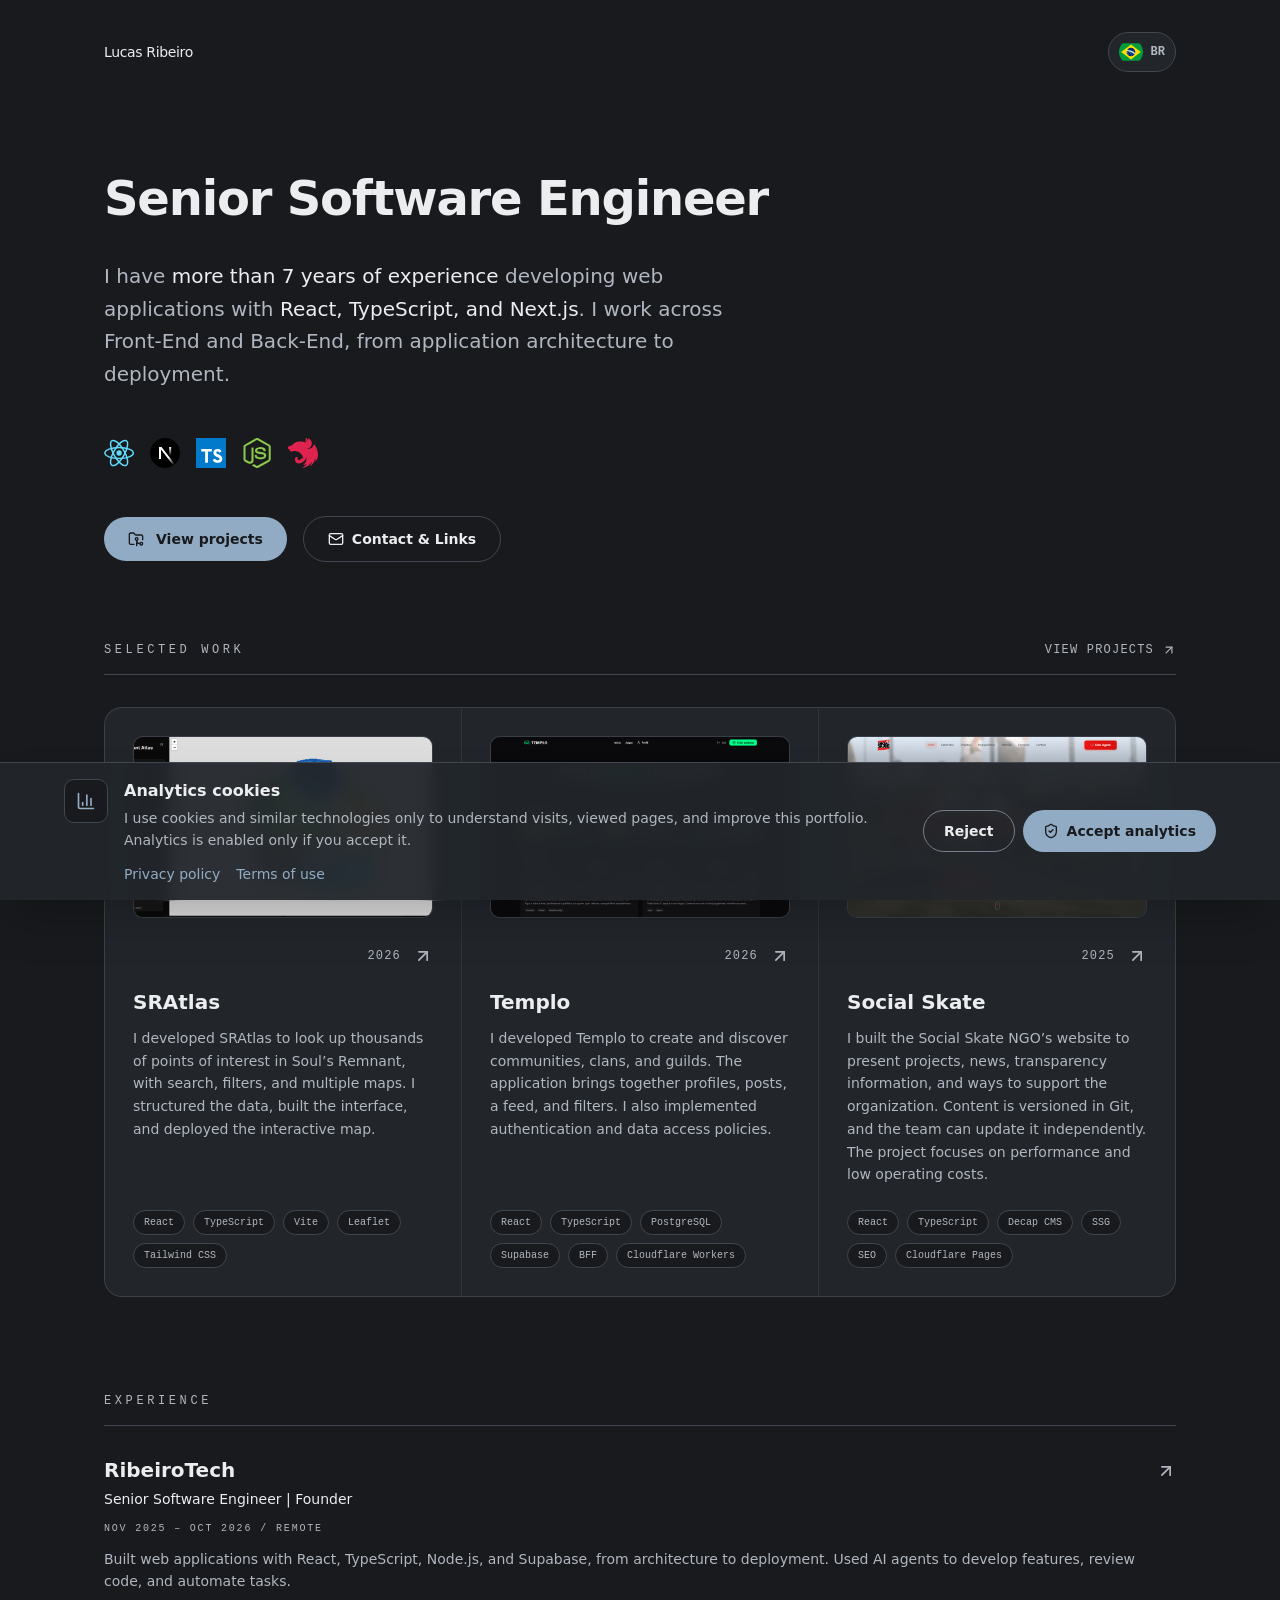
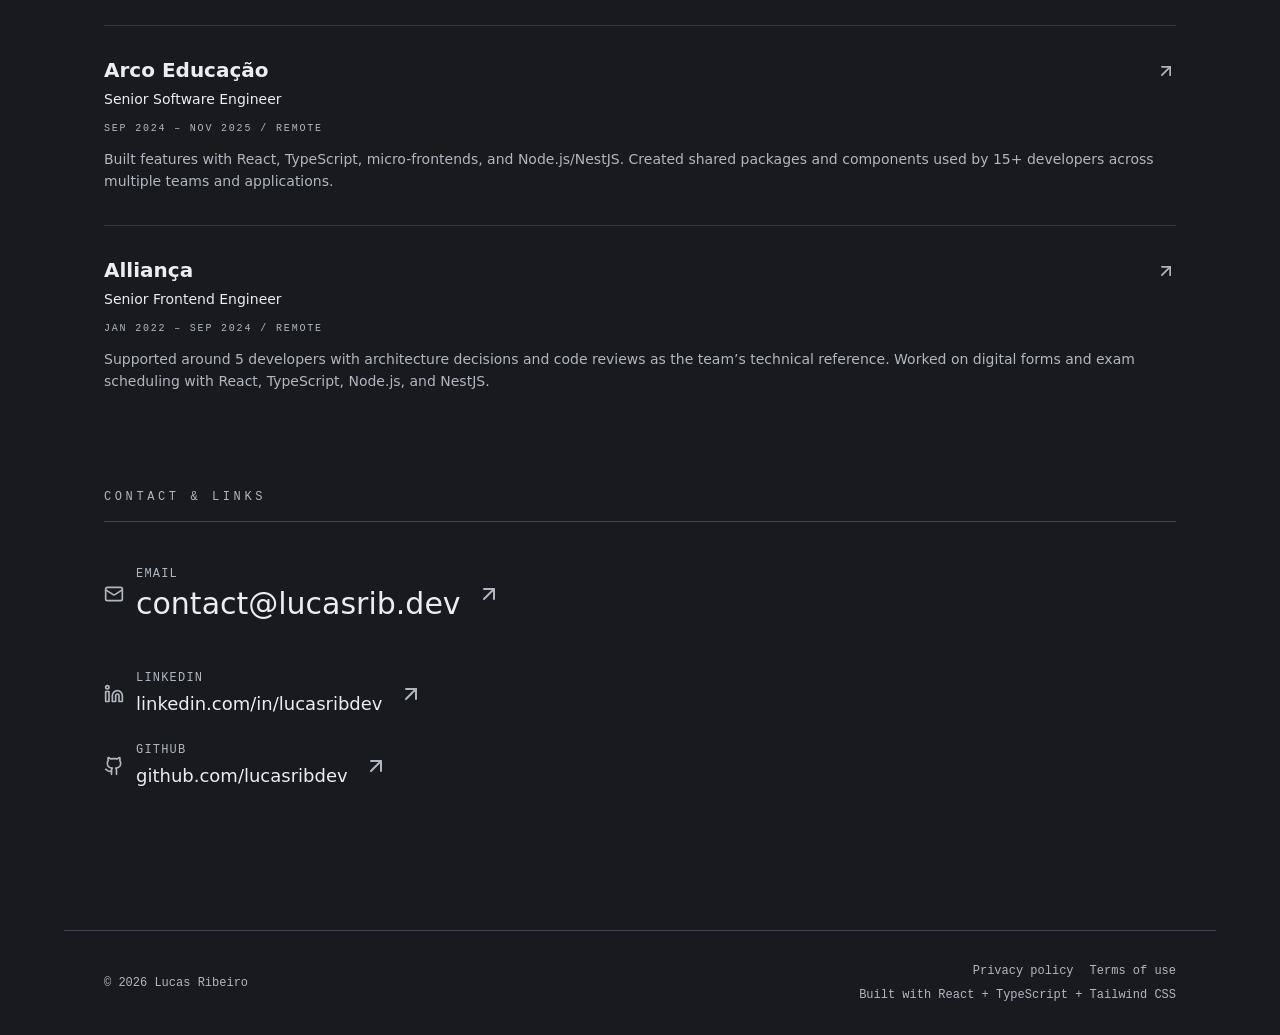
<file: en/index.html>
<!doctype html>
<html lang="en">
  <head>
    <script src="https://www.googletagmanager.com/gtag/js?id=G-KKH0GEG07W" async></script>
    <script>window['ga-disable-G-KKH0GEG07W'] = true;
window.dataLayer = window.dataLayer || [];
function gtag(){dataLayer.push(arguments);}
gtag('js', new Date());
gtag('config', 'G-KKH0GEG07W', {"send_page_view":false});
</script>

    <meta charset="UTF-8" />
    <link rel="icon" type="image/svg+xml" href="/favicon.svg" />
    <meta name="viewport" content="width=device-width, initial-scale=1.0" />
    <meta name="description" content="Senior Software Engineer with 7+ years of experience in React, TypeScript, and Next.js. I build digital products with a focus on Front-End and software architecture." />
    <meta name="keywords" content="Lucas Ribeiro, portfolio, senior software engineer, React, TypeScript, Next.js, Node.js, SRAtlas, Templo, Social Skate" />
    <meta name="author" content="Lucas Ribeiro" />
    <meta name="robots" content="index, follow" />
    <meta name="theme-color" content="#181A1D" />
    <link rel="canonical" href="https://lucasrib.dev/en/" />
    <link rel="alternate" hreflang="pt-BR" href="https://lucasrib.dev/" />
    <link rel="alternate" hreflang="en" href="https://lucasrib.dev/en/" />
    <link rel="alternate" hreflang="x-default" href="https://lucasrib.dev/" />

    <meta property="og:title" content="Lucas Ribeiro | Senior Software Engineer" />
    <meta property="og:description" content="Senior Software Engineer with 7+ years of experience in React, TypeScript, and Next.js. I build digital products with a focus on Front-End and software architecture." />
    <meta property="og:type" content="website" />
    <meta property="og:url" content="https://lucasrib.dev/en/" />
    <meta property="og:image" content="https://lucasrib.dev/og-image-en.png" />
    <meta property="og:image:type" content="image/png" />
    <meta property="og:image:width" content="1200" />
    <meta property="og:image:height" content="630" />
    <meta property="og:image:alt" content="Lucas Ribeiro — Senior Software Engineer — React and TypeScript" />
    <meta property="og:locale" content="en_US" />
    <meta property="og:locale:alternate" content="pt_BR" />
    <meta property="og:site_name" content="Lucas Ribeiro Portfolio" />

    <meta name="twitter:card" content="summary_large_image" />
    <meta name="twitter:title" content="Lucas Ribeiro | Senior Software Engineer" />
    <meta name="twitter:description" content="Senior Software Engineer with 7+ years of experience in React, TypeScript, and Next.js. I build digital products with a focus on Front-End and software architecture." />
    <meta name="twitter:image" content="https://lucasrib.dev/og-image-en.png" />
    <meta name="twitter:image:alt" content="Lucas Ribeiro — Senior Software Engineer — React and TypeScript" />

    <title>Lucas Ribeiro | Senior Software Engineer</title>
    <script type="module" crossorigin src="/assets/main-CgvtW1fF.js"></script>
    <link rel="stylesheet" crossorigin href="/assets/main-C-XT-RvQ.css">
  </head>
  <body>
    <div id="root"><main class="relative min-h-screen overflow-hidden"><header class="relative z-10 mx-auto flex max-w-6xl items-center justify-between px-6 py-8 md:px-10"><span class="text-sm font-medium tracking-tight text-foreground">Lucas Ribeiro</span><button type="button" aria-label="Switch language to Portuguese" title="Switch language to Portuguese" class="inline-flex h-10 items-center gap-2 rounded-full border border-border bg-card px-2.5 py-1.5 font-mono text-xs font-semibold text-muted-foreground transition-colors hover:border-primary hover:text-primary focus-visible:outline-none focus-visible:ring-2 focus-visible:ring-ring"><img src="data:image/svg+xml,%3c?xml%20version=&#x27;1.0&#x27;%20encoding=&#x27;utf-8&#x27;?%3e%3c!--%20Uploaded%20to:%20SVG%20Repo,%20www.svgrepo.com,%20Generator:%20SVG%20Repo%20Mixer%20Tools%20--%3e%3csvg%20width=&#x27;800px&#x27;%20height=&#x27;800px&#x27;%20viewBox=&#x27;0%200%2036%2036&#x27;%20xmlns=&#x27;http://www.w3.org/2000/svg&#x27;%20xmlns:xlink=&#x27;http://www.w3.org/1999/xlink&#x27;%20aria-hidden=&#x27;true&#x27;%20role=&#x27;img&#x27;%20class=&#x27;iconify%20iconify--twemoji&#x27;%20preserveAspectRatio=&#x27;xMidYMid%20meet&#x27;%3e%3cpath%20fill=&#x27;%23009B3A&#x27;%20d=&#x27;M36%2027a4%204%200%200%201-4%204H4a4%204%200%200%201-4-4V9a4%204%200%200%201%204-4h28a4%204%200%200%201%204%204v18z&#x27;%3e%3c/path%3e%3cpath%20fill=&#x27;%23FEDF01&#x27;%20d=&#x27;M32.728%2018L18%2029.124L3.272%2018L18%206.875z&#x27;%3e%3c/path%3e%3ccircle%20fill=&#x27;%23002776&#x27;%20cx=&#x27;17.976&#x27;%20cy=&#x27;17.924&#x27;%20r=&#x27;6.458&#x27;%3e%3c/circle%3e%3cpath%20fill=&#x27;%23CBE9D4&#x27;%20d=&#x27;M12.277%2014.887a6.406%206.406%200%200%200-.672%202.023c3.995-.29%209.417%201.891%2011.744%204.595c.402-.604.7-1.28.883-2.004c-2.872-2.808-7.917-4.63-11.955-4.614z&#x27;%3e%3c/path%3e%3cpath%20fill=&#x27;%2388C9F9&#x27;%20d=&#x27;M12%2018.233h1v1h-1zm1%202h1v1h-1z&#x27;%3e%3c/path%3e%3cpath%20fill=&#x27;%2355ACEE&#x27;%20d=&#x27;M15%2018.233h1v1h-1zm2%201h1v1h-1zm4%202h1v1h-1zm-3%201h1v1h-1zm3-6h1v1h-1z&#x27;%3e%3c/path%3e%3cpath%20fill=&#x27;%233B88C3&#x27;%20d=&#x27;M19%2020.233h1v1h-1z&#x27;%3e%3c/path%3e%3c/svg%3e" alt="" aria-hidden="true" class="h-6 w-6 rounded-full object-cover"/><span>BR</span></button></header><section class="relative z-10 mx-auto max-w-6xl px-6 pb-16 pt-10 md:px-10 md:pb-20 md:pt-16"><div class=""><div style="opacity:0;transform:translateY(18px)"><h1 class="max-w-3xl text-3xl font-semibold leading-tight tracking-tight text-foreground sm:text-4xl md:text-5xl">Senior Software Engineer</h1></div><div style="opacity:0;transform:translateY(18px)"><p class="mt-8 max-w-2xl text-lg leading-relaxed text-muted-foreground md:text-xl">I have <span class="text-foreground">more than 7 years of experience</span> developing web applications with <span class="text-foreground">React, TypeScript, and Next.js</span>. I work across Front-End and Back-End, from application architecture to deployment.</p></div><div style="opacity:0;transform:translateY(18px)"><div class="mt-12 max-w-2xl"><div role="img" aria-label="Technologies I work with: React, TypeScript, Node.js, Next.js, NestJS" class="flex flex-wrap items-center gap-4"><span title="React" class="inline-flex"><svg xmlns="http://www.w3.org/2000/svg" width="30" height="30" viewBox="0 0 100 100" class="developer-icons " fill="none"><path fill="#61DAFB" d="M50.307 58.817a8.816 8.816 0 1 0 0-17.632 8.816 8.816 0 0 0 0 17.632"></path><path stroke="#61DAFB" stroke-width="5" d="M50.307 68.063c26.126 0 47.306-8.087 47.306-18.062s-21.18-18.063-47.306-18.063C24.18 31.938 3 40.025 3 50.001s21.18 18.062 47.307 18.062Z"></path><path stroke="#61DAFB" stroke-width="5" d="M34.664 59.032C47.727 81.658 65.321 95.957 73.96 90.969c8.64-4.988 5.053-27.373-8.01-50C52.885 18.343 35.291 4.044 26.652 9.032s-5.052 27.373 8.011 50Z"></path><path stroke="#61DAFB" stroke-width="5" d="M34.664 40.97c-13.063 22.626-16.65 45.011-8.01 50 8.638 4.987 26.232-9.312 39.295-31.938 13.064-22.627 16.65-45.012 8.01-50-8.638-4.988-26.232 9.31-39.295 31.937Z"></path></svg></span><span title="Next.js" class="inline-flex"><svg xmlns="http://www.w3.org/2000/svg" width="30" height="30" viewBox="0 0 100 100" class="developer-icons " fill="none"><path fill="#000" d="M50 100c27.614 0 50-22.386 50-50S77.614 0 50 0 0 22.385 0 50s22.386 50 50 50"></path><path fill="url(#nextJs__a)" d="M83.06 87.511 38.412 30H30v39.983h6.73V38.546L77.777 91.58a50 50 0 0 0 5.283-4.069"></path><path fill="url(#nextJs__b)" d="M70.556 30h-6.667v40h6.667z"></path><defs><linearGradient id="nextJs__a" x1="60.556" x2="80.278" y1="64.722" y2="89.166" gradientUnits="userSpaceOnUse"><stop stop-color="#fff"></stop><stop offset="1" stop-color="#fff" stop-opacity="0"></stop></linearGradient><linearGradient id="nextJs__b" x1="67.222" x2="67.111" y1="30" y2="59.375" gradientUnits="userSpaceOnUse"><stop stop-color="#fff"></stop><stop offset="1" stop-color="#fff" stop-opacity="0"></stop></linearGradient></defs></svg></span><span title="TypeScript" class="inline-flex"><svg xmlns="http://www.w3.org/2000/svg" width="30" height="30" viewBox="0 0 100 100" class="developer-icons " fill="none"><path fill="#017ACB" d="M0 0h100v100H0z"></path><path fill="#fff" d="M48.016 37.032h4.797v8.281h-12.97v36.844l-.343.094c-.469.124-6.64.124-7.969-.016l-1.062-.094V45.313H17.5v-8.281l4.11-.047c2.25-.031 8.03-.031 12.843 0s10.906.047 13.563.047m36.61 41.219c-1.907 2.015-3.954 3.14-7.36 4.062-1.485.406-1.735.422-5.078.406s-3.61-.015-5.235-.437c-4.203-1.078-7.594-3.188-9.906-6.172-.656-.844-1.734-2.594-1.734-2.813 0-.062.156-.203.359-.296.203-.094.625-.36.969-.563s.968-.578 1.39-.797 1.64-.937 2.703-1.578c1.063-.64 2.032-1.156 2.141-1.156.11 0 .313.219.469.484.937 1.578 3.125 3.594 4.672 4.281.953.407 3.062.86 4.078.86.937 0 2.656-.406 3.578-.828.984-.453 1.484-.907 2.078-1.813.406-.64.453-.812.438-2.031 0-1.125-.063-1.438-.375-1.953-.875-1.438-2.063-2.188-6.875-4.313-4.97-2.203-7.204-3.515-9.016-5.281-1.344-1.312-1.61-1.672-2.453-3.312-1.094-2.11-1.235-2.797-1.25-5.938-.016-2.203.031-2.922.265-3.672.329-1.125 1.391-3.297 1.875-3.844 1-1.171 1.36-1.53 2.063-2.109 2.125-1.75 5.438-2.906 8.61-3.016.359 0 1.546.063 2.656.141 3.187.266 5.359 1.047 7.453 2.719 1.578 1.25 3.968 4.187 3.734 4.578-.156.234-6.39 4.39-6.797 4.516-.25.078-.422-.016-.765-.422-2.125-2.547-2.985-3.094-5.047-3.22-1.469-.093-2.25.079-3.235.735-1.03.688-1.53 1.735-1.53 3.188.015 2.125.827 3.125 3.827 4.61 1.938.952 3.594 1.733 3.719 1.733.188 0 4.203 2 5.25 2.626 4.875 2.859 6.86 5.796 7.375 10.859.375 3.812-.703 7.297-3.047 9.766"></path></svg></span><span title="Node.js" class="inline-flex"><svg xmlns="http://www.w3.org/2000/svg" width="30" height="30" viewBox="0 0 100 100" class="developer-icons " fill="none"><path fill="#8CC84B" d="M46.279 1.067c2.479-1.419 5.709-1.425 8.186 0C66.929 8.11 79.396 15.142 91.858 22.188c2.343 1.32 3.911 3.929 3.887 6.63v42.37c.018 2.813-1.705 5.484-4.178 6.774-12.422 7.004-24.838 14.016-37.259 21.02-2.53 1.447-5.825 1.336-8.277-.23-3.724-2.159-7.455-4.307-11.18-6.464-.76-.454-1.619-.815-2.156-1.553.475-.64 1.324-.72 2.015-1 1.554-.494 2.982-1.287 4.41-2.058.361-.247.802-.152 1.148.07 3.185 1.825 6.342 3.704 9.537 5.513.682.393 1.372-.13 1.955-.454 12.19-6.89 24.396-13.754 36.584-20.645a1.21 1.21 0 0 0 .664-1.192c.009-13.977.002-27.957.005-41.934a1.31 1.31 0 0 0-.781-1.307C75.852 20.756 63.479 13.774 51.102 6.8a1.29 1.29 0 0 0-1.458-.002c-12.378 6.976-24.749 13.965-37.126 20.936-.506.23-.845.738-.785 1.301q.002 20.967 0 41.936a1.19 1.19 0 0 0 .673 1.177c3.303 1.873 6.61 3.733 9.916 5.6 1.861 1.001 4.148 1.597 6.199.829 1.81-.65 3.08-2.497 3.045-4.419.017-13.895-.009-27.793.013-41.687-.046-.617.54-1.126 1.14-1.068 1.586-.011 3.175-.022 4.762.004.663-.015 1.119.65 1.037 1.27-.007 13.984.017 27.968-.01 41.952.003 3.727-1.528 7.782-4.975 9.605-4.247 2.2-9.496 1.734-13.691-.376-3.632-1.812-7.098-3.952-10.666-5.894C6.697 76.681 4.983 74 5 71.19V28.818c-.026-2.757 1.604-5.413 4.021-6.714Q27.651 11.588 46.28 1.067"></path><path fill="#8CC84B" d="M57.114 30.418c5.417-.349 11.216-.207 16.091 2.462 3.774 2.045 5.867 6.337 5.933 10.53-.105.566-.696.878-1.236.839-1.572-.002-3.144.021-4.716-.01-.667.025-1.054-.59-1.138-1.18-.451-2.006-1.545-3.993-3.434-4.96-2.898-1.452-6.26-1.379-9.42-1.348-2.308.122-4.79.322-6.744 1.679-1.5 1.028-1.957 3.103-1.421 4.774.505 1.2 1.89 1.587 3.023 1.944 6.529 1.707 13.447 1.537 19.85 3.784 2.651.916 5.245 2.697 6.152 5.473 1.187 3.72.667 8.167-1.98 11.154-2.146 2.458-5.273 3.795-8.39 4.522-4.149.925-8.454.948-12.666.538-3.962-.452-8.084-1.493-11.142-4.192-2.614-2.27-3.892-5.808-3.765-9.222.03-.577.605-.979 1.157-.931 1.583-.013 3.165-.017 4.748.002.632-.046 1.101.5 1.133 1.097.292 1.911 1.01 3.917 2.678 5.05 3.216 2.076 7.253 1.934 10.936 1.992 3.052-.136 6.477-.176 8.967-2.193 1.314-1.15 1.703-3.075 1.348-4.731-.384-1.398-1.847-2.05-3.103-2.475-6.444-2.039-13.44-1.3-19.822-3.605-2.59-.915-5.096-2.647-6.092-5.309-1.389-3.767-.752-8.427 2.172-11.313 2.852-2.87 6.968-3.976 10.881-4.372"></path></svg></span><span title="NestJS" class="inline-flex"><svg xmlns="http://www.w3.org/2000/svg" width="30" height="30" viewBox="0 0 100 100" class="developer-icons " fill="none"><path fill="#E0234E" fill-rule="evenodd" d="M58.881 0c-.723 0-1.394.155-2.014.361 1.317.878 2.04 2.04 2.402 3.357.025.181.077.31.103.491.026.155.051.31.051.465.104 2.273-.593 2.557-1.084 3.9-.75 1.73-.542 3.59.361 5.087.078.18.181.388.31.568-.981-6.533 4.468-7.515 5.475-9.555.078-1.782-1.394-2.97-2.556-3.796C60.818.206 59.81 0 58.88 0m8.213 1.472c-.104.594-.026.439-.052.749-.026.206-.026.464-.052.671a6 6 0 0 1-.18.62c-.052.206-.13.413-.207.62-.103.206-.18.387-.284.594-.078.103-.13.206-.207.31l-.155.232c-.129.18-.258.362-.387.516-.155.155-.284.336-.465.465v.026c-.155.13-.31.284-.49.413-.543.414-1.163.723-1.73 1.11-.182.13-.362.233-.517.388-.181.13-.336.258-.491.413-.18.155-.31.31-.465.491-.129.155-.284.336-.387.517a7 7 0 0 0-.362.542c-.103.207-.18.387-.284.594-.077.207-.155.387-.206.594-.078.232-.13.439-.181.646-.026.103-.026.232-.052.335s-.026.207-.051.31c0 .207-.026.44-.026.646 0 .155 0 .31.026.465 0 .206.025.413.077.645.026.207.077.413.13.62.077.207.128.413.206.62.051.129.129.258.18.361l-5.94-2.298a64 64 0 0 0-2.995-.775l-1.627-.387a48 48 0 0 0-4.7-.697c-.052 0-.078-.026-.13-.026a46 46 0 0 0-4.622-.233 49 49 0 0 0-3.383.13c-1.575.103-3.15.31-4.726.568-.388.051-.775.129-1.162.206-.8.155-1.576.336-2.325.517l-1.162.31c-.387.154-.749.335-1.11.49l-.852.388c-.052.025-.104.025-.13.051-.258.13-.49.233-.723.362a1 1 0 0 0-.18.077c-.284.13-.569.284-.8.414-.182.077-.363.18-.517.258a3 3 0 0 1-.233.129c-.232.129-.465.258-.671.387q-.35.194-.62.388c-.18.129-.362.232-.517.361-.026.026-.051.026-.077.052a6 6 0 0 0-.49.361l-.052.052-.388.31c-.051.026-.103.077-.155.103-.129.104-.258.233-.387.336-.026.052-.078.077-.103.103-.155.155-.31.284-.465.44-.026 0-.026.025-.052.05-.155.13-.31.285-.465.44-.026.026-.026.052-.051.052-.13.129-.259.258-.388.413-.051.051-.129.103-.18.155a7 7 0 0 1-.44.464c-.025.052-.077.078-.103.13-.206.206-.387.413-.594.62l-.077.077c-.414.439-.853.878-1.317 1.265-.465.414-.956.801-1.447 1.137a20 20 0 0 1-1.55.981q-.774.426-1.626.775a19 19 0 0 1-1.679.62c-1.084.232-2.195.671-3.15.749-.207 0-.44.051-.646.077-.232.052-.44.103-.646.155l-.62.232c-.206.078-.413.181-.62.284-.18.13-.387.233-.567.362a4 4 0 0 0-.517.439c-.18.13-.362.31-.516.465-.155.18-.31.336-.44.516-.129.207-.284.388-.387.594a4.6 4.6 0 0 0-.361.594c-.104.233-.207.44-.284.672-.078.206-.155.439-.233.671a5 5 0 0 0-.129.62c0 .026-.026.052-.026.077-.052.233-.052.543-.077.698-.026.18-.052.335-.052.516 0 .104 0 .233.026.336.026.18.051.336.103.49.052.156.104.31.181.466v.025c.077.155.18.31.284.465s.207.31.336.465c.129.13.284.284.439.413a4 4 0 0 0 .49.414c.62.542.775.723 1.576 1.136.129.077.258.129.413.206.026 0 .052.026.078.026 0 .052 0 .078.025.13.026.206.078.413.13.62.051.232.129.438.206.62.078.154.13.309.207.464.026.052.051.103.077.129.104.207.207.387.31.568l.387.543c.13.154.285.335.44.49.154.155.31.284.49.44 0 0 .026.025.052.025.155.13.31.258.465.362.18.129.361.232.568.335.18.104.387.207.594.285.155.077.335.129.516.18.026.026.052.026.104.052.103.026.232.051.335.077-.077 1.395-.103 2.712.104 3.177.232.516 1.368-1.059 2.505-2.867-.155 1.782-.259 3.874 0 4.494.284.645 1.833-1.369 3.176-3.59 18.31-4.235 35.02 8.42 36.775 26.29-.336-2.789-3.77-4.339-5.346-3.951-.774 1.91-2.091 4.364-4.21 5.888.182-1.705.104-3.46-.257-5.165a16.7 16.7 0 0 1-3.203 6.508c-2.453.18-4.906-1.007-6.198-2.79-.103-.077-.129-.232-.206-.335a5 5 0 0 1-.207-.542 2.2 2.2 0 0 1-.155-.543c-.026-.18-.026-.361-.026-.568v-.387a4 4 0 0 1 .13-.542c.051-.181.103-.362.18-.543.104-.18.18-.361.31-.542.44-1.24.44-2.247-.361-2.84a3 3 0 0 0-.491-.26c-.104-.025-.233-.077-.336-.102-.077-.026-.129-.052-.206-.078-.181-.051-.362-.103-.543-.13a2 2 0 0 0-.542-.077 4 4 0 0 0-.568-.051c-.13 0-.259.026-.388.026-.206 0-.387.026-.568.077-.18.026-.361.052-.542.103-.18.052-.362.104-.543.181-.18.078-.335.155-.516.233-.155.077-.31.18-.49.258-6.018 3.925-2.428 13.12 1.678 15.78-1.55.283-3.125.619-3.564.955l-.052.051a24 24 0 0 0 3.487 1.73 85 85 0 0 0 4.184 1.24v.026q3.214.66 6.507.465c11.441-.8 20.816-9.504 22.52-20.97.052.232.103.439.155.671.078.465.18.956.232 1.447v.025c.052.233.078.465.104.672v.103c.026.233.051.465.051.672.026.284.052.568.052.852v.413c0 .13.026.284.026.413 0 .155-.026.31-.026.465v.362c0 .18-.026.335-.026.516 0 .104 0 .207-.026.336 0 .18-.026.362-.026.568-.026.078-.026.155-.026.233-.025.206-.051.387-.077.594 0 .077 0 .154-.026.232-.026.258-.077.49-.103.749v.052c-.052.232-.104.49-.155.723v.077l-.155.697c0 .026-.026.078-.026.104a7 7 0 0 1-.18.697v.078c-.078.258-.156.49-.207.723-.026.025-.026.051-.026.051l-.233.775c-.103.258-.18.49-.284.749-.103.258-.18.516-.284.749-.103.258-.206.49-.31.749h-.026c-.103.232-.206.49-.335.723-.026.077-.052.13-.078.18-.026.027-.026.052-.051.078-1.679 3.383-4.158 6.353-7.257 8.677-.207.13-.413.285-.62.44-.052.051-.13.077-.18.129-.182.129-.362.258-.569.387l.078.155h.025l1.085-.155h.026a55 55 0 0 0 2.014-.362 5 5 0 0 0 .568-.129c.13-.026.233-.051.362-.077.18-.026.361-.078.542-.103.155-.052.31-.078.465-.13 2.583-.62 5.088-1.472 7.49-2.479a41.36 41.36 0 0 1-16.038 13.094c2.97-.207 5.94-.698 8.806-1.524 10.41-3.074 19.164-10.072 24.406-19.498A41.2 41.2 0 0 1 73.06 95.19a40.7 40.7 0 0 0 6.895-5.733 40.94 40.94 0 0 0 10.873-21.951c.878 4.08 1.136 8.29.749 12.447 18.646-26.005 1.55-52.967-5.604-60.069-.026-.051-.052-.077-.052-.129-.026.026-.026.026-.026.052 0-.026 0-.026-.026-.052 0 .31-.025.62-.051.93a35 35 0 0 1-.258 1.73c-.13.568-.285 1.136-.44 1.704-.18.543-.387 1.111-.62 1.653a22 22 0 0 1-.774 1.576c-.284.49-.594 1.007-.93 1.472-.335.49-.697.955-1.059 1.394-.387.465-.8.878-1.213 1.291-.259.233-.491.44-.75.646-.206.18-.387.336-.593.517-.465.361-.93.697-1.447 1.007-.49.31-1.007.62-1.523.878-.542.258-1.085.49-1.627.723-.543.207-1.11.387-1.679.542-.568.155-1.162.284-1.73.388-.594.103-1.188.155-1.756.206a20 20 0 0 1-1.24.052c-.594 0-1.188-.052-1.756-.103a13 13 0 0 1-1.756-.259 13 13 0 0 1-1.73-.439h-.026a19 19 0 0 0 1.704-.206 19 19 0 0 0 1.73-.388 18 18 0 0 0 1.68-.542 16 16 0 0 0 1.626-.723 18 18 0 0 0 1.55-.852c.49-.336.981-.672 1.446-1.033q.698-.543 1.317-1.163c.439-.387.826-.826 1.214-1.265q.581-.697 1.084-1.395c.052-.077.104-.18.155-.258.259-.413.517-.826.75-1.24a18 18 0 0 0 1.394-3.227c.18-.543.31-1.11.439-1.68.103-.593.207-1.161.258-1.73.052-.593.103-1.187.103-1.756 0-.413-.025-.826-.051-1.24-.052-.593-.13-1.161-.207-1.73a19 19 0 0 0-.387-1.73c-.18-.542-.362-1.11-.568-1.652a18 18 0 0 0-.723-1.602 29 29 0 0 0-.878-1.523 29 29 0 0 0-1.033-1.42c-.388-.44-.775-.879-1.188-1.318-.207-.206-.44-.439-.672-.645a48 48 0 0 0-3.59-2.531 5 5 0 0 0-.516-.259c-.852-.542-1.653-.826-2.453-1.084" clip-rule="evenodd"></path></svg></span></div></div></div><div style="opacity:0;transform:translateY(18px)"><div class="mt-12 flex flex-wrap items-center gap-4"><a href="#projects" class="group inline-flex items-center gap-3 rounded-full bg-primary px-6 py-3 text-sm font-semibold text-primary-foreground transition-all hover:-translate-y-0.5 hover:bg-primary-hover"><svg xmlns="http://www.w3.org/2000/svg" width="24" height="24" viewBox="0 0 24 24" fill="none" stroke="currentColor" stroke-width="2" stroke-linecap="round" stroke-linejoin="round" class="lucide lucide-folder-git2 lucide-folder-git-2 h-4 w-4" aria-hidden="true"><path d="M18 19a5 5 0 0 1-5-5v8"></path><path d="M9 20H4a2 2 0 0 1-2-2V5a2 2 0 0 1 2-2h3.9a2 2 0 0 1 1.69.9l.81 1.2a2 2 0 0 0 1.67.9H20a2 2 0 0 1 2 2v5"></path><circle cx="13" cy="12" r="2"></circle><circle cx="20" cy="19" r="2"></circle></svg>View projects</a><a href="#contact" class="inline-flex items-center gap-2 rounded-full border border-border px-6 py-3 text-sm font-semibold text-foreground transition-all hover:-translate-y-0.5 hover:border-primary hover:text-primary"><svg xmlns="http://www.w3.org/2000/svg" width="24" height="24" viewBox="0 0 24 24" fill="none" stroke="currentColor" stroke-width="2" stroke-linecap="round" stroke-linejoin="round" class="lucide lucide-mail h-4 w-4" aria-hidden="true"><path d="m22 7-8.991 5.727a2 2 0 0 1-2.009 0L2 7"></path><rect x="2" y="4" width="20" height="16" rx="2"></rect></svg>Contact &amp; Links</a></div></div></div></section><section id="projects" class="relative z-10 mx-auto max-w-6xl px-6 pb-32 md:px-10"><div class="mb-8 flex flex-col items-start justify-between gap-3 border-b border-border pb-4 sm:flex-row sm:items-end"><h2 class="font-mono text-xs uppercase tracking-[0.3em] text-muted-foreground">Selected Work</h2><a href="https://github.com/lucasribdev?tab=repositories" target="_blank" rel="noopener noreferrer" class="group inline-flex items-center gap-2 font-mono text-xs uppercase tracking-widest text-muted-foreground hover:text-foreground">View projects<svg xmlns="http://www.w3.org/2000/svg" width="24" height="24" viewBox="0 0 24 24" fill="none" stroke="currentColor" stroke-width="2" stroke-linecap="round" stroke-linejoin="round" class="lucide lucide-arrow-up-right h-3.5 w-3.5 transition-transform group-hover:-translate-y-0.5 group-hover:translate-x-0.5" aria-hidden="true"><path d="M7 7h10v10"></path><path d="M7 17 17 7"></path></svg></a></div><div class="mb-24 grid gap-px overflow-hidden rounded-2xl border border-border/70 bg-border/60 md:grid-cols-2 lg:grid-cols-3"><a href="https://sratlas.com" target="_blank" rel="noopener noreferrer" class="group relative flex flex-col justify-between bg-card p-5 transition-all duration-300 hover:-translate-y-1 hover:bg-secondary focus-visible:outline-none focus-visible:ring-2 focus-visible:ring-inset focus-visible:ring-ring md:p-7"><div><div class="mb-7 overflow-hidden rounded-lg border border-border/80 bg-background/80 transition-colors group-hover:border-primary/50"><div class="aspect-[1430/863] bg-muted"><img src="/assets/sratlas-zVYd5SCK.png" alt="SRAtlas interactive map with filters and points of interest" class="h-full w-full object-cover object-top" loading="lazy"/></div></div><div class="flex items-center justify-end gap-3"><span class="font-mono text-xs tracking-widest text-muted-foreground">2026</span><svg xmlns="http://www.w3.org/2000/svg" width="24" height="24" viewBox="0 0 24 24" fill="none" stroke="currentColor" stroke-width="2" stroke-linecap="round" stroke-linejoin="round" class="lucide lucide-arrow-up-right h-5 w-5 text-muted-foreground transition-all duration-300 group-hover:-translate-y-1 group-hover:translate-x-1 group-hover:text-primary" aria-hidden="true"><path d="M7 7h10v10"></path><path d="M7 17 17 7"></path></svg></div><h3 class="mt-6 text-lg font-semibold leading-tight text-foreground md:text-xl">SRAtlas</h3><p class="mt-3 text-sm leading-relaxed text-muted-foreground">I developed SRAtlas to look up thousands of points of interest in Soul’s Remnant, with search, filters, and multiple maps. I structured the data, built the interface, and deployed the interactive map.</p></div><div class="mt-6 flex flex-wrap gap-2"><span class="rounded-full border border-border bg-background px-2.5 py-1 font-mono text-[10px] text-muted-foreground transition-all duration-200 hover:-translate-y-0.5 hover:border-primary hover:text-primary">React</span><span class="rounded-full border border-border bg-background px-2.5 py-1 font-mono text-[10px] text-muted-foreground transition-all duration-200 hover:-translate-y-0.5 hover:border-primary hover:text-primary">TypeScript</span><span class="rounded-full border border-border bg-background px-2.5 py-1 font-mono text-[10px] text-muted-foreground transition-all duration-200 hover:-translate-y-0.5 hover:border-primary hover:text-primary">Vite</span><span class="rounded-full border border-border bg-background px-2.5 py-1 font-mono text-[10px] text-muted-foreground transition-all duration-200 hover:-translate-y-0.5 hover:border-primary hover:text-primary">Leaflet</span><span class="rounded-full border border-border bg-background px-2.5 py-1 font-mono text-[10px] text-muted-foreground transition-all duration-200 hover:-translate-y-0.5 hover:border-primary hover:text-primary">Tailwind CSS</span></div></a><a href="https://templo.club" target="_blank" rel="noopener noreferrer" class="group relative flex flex-col justify-between bg-card p-5 transition-all duration-300 hover:-translate-y-1 hover:bg-secondary focus-visible:outline-none focus-visible:ring-2 focus-visible:ring-inset focus-visible:ring-ring md:p-7"><div><div class="mb-7 overflow-hidden rounded-lg border border-border/80 bg-background/80 transition-colors group-hover:border-primary/50"><div class="aspect-[1430/863] bg-muted"><img src="/assets/templo-lp_Ntac2.png" alt="Templo community platform interface" class="h-full w-full object-cover object-top" loading="lazy"/></div></div><div class="flex items-center justify-end gap-3"><span class="font-mono text-xs tracking-widest text-muted-foreground">2026</span><svg xmlns="http://www.w3.org/2000/svg" width="24" height="24" viewBox="0 0 24 24" fill="none" stroke="currentColor" stroke-width="2" stroke-linecap="round" stroke-linejoin="round" class="lucide lucide-arrow-up-right h-5 w-5 text-muted-foreground transition-all duration-300 group-hover:-translate-y-1 group-hover:translate-x-1 group-hover:text-primary" aria-hidden="true"><path d="M7 7h10v10"></path><path d="M7 17 17 7"></path></svg></div><h3 class="mt-6 text-lg font-semibold leading-tight text-foreground md:text-xl">Templo</h3><p class="mt-3 text-sm leading-relaxed text-muted-foreground">I developed Templo to create and discover communities, clans, and guilds. The application brings together profiles, posts, a feed, and filters. I also implemented authentication and data access policies.</p></div><div class="mt-6 flex flex-wrap gap-2"><span class="rounded-full border border-border bg-background px-2.5 py-1 font-mono text-[10px] text-muted-foreground transition-all duration-200 hover:-translate-y-0.5 hover:border-primary hover:text-primary">React</span><span class="rounded-full border border-border bg-background px-2.5 py-1 font-mono text-[10px] text-muted-foreground transition-all duration-200 hover:-translate-y-0.5 hover:border-primary hover:text-primary">TypeScript</span><span class="rounded-full border border-border bg-background px-2.5 py-1 font-mono text-[10px] text-muted-foreground transition-all duration-200 hover:-translate-y-0.5 hover:border-primary hover:text-primary">PostgreSQL</span><span class="rounded-full border border-border bg-background px-2.5 py-1 font-mono text-[10px] text-muted-foreground transition-all duration-200 hover:-translate-y-0.5 hover:border-primary hover:text-primary">Supabase</span><span class="rounded-full border border-border bg-background px-2.5 py-1 font-mono text-[10px] text-muted-foreground transition-all duration-200 hover:-translate-y-0.5 hover:border-primary hover:text-primary">BFF</span><span class="rounded-full border border-border bg-background px-2.5 py-1 font-mono text-[10px] text-muted-foreground transition-all duration-200 hover:-translate-y-0.5 hover:border-primary hover:text-primary">Cloudflare Workers</span></div></a><a href="https://socialskate.pages.dev/" target="_blank" rel="noopener noreferrer" class="group relative flex flex-col justify-between bg-card p-5 transition-all duration-300 hover:-translate-y-1 hover:bg-secondary focus-visible:outline-none focus-visible:ring-2 focus-visible:ring-inset focus-visible:ring-ring md:p-7"><div><div class="mb-7 overflow-hidden rounded-lg border border-border/80 bg-background/80 transition-colors group-hover:border-primary/50"><div class="aspect-[1430/863] bg-muted"><img src="/assets/ss-CDmv5OXS.png" alt="Social Skate website homepage" class="h-full w-full object-cover object-top" loading="lazy"/></div></div><div class="flex items-center justify-end gap-3"><span class="font-mono text-xs tracking-widest text-muted-foreground">2025</span><svg xmlns="http://www.w3.org/2000/svg" width="24" height="24" viewBox="0 0 24 24" fill="none" stroke="currentColor" stroke-width="2" stroke-linecap="round" stroke-linejoin="round" class="lucide lucide-arrow-up-right h-5 w-5 text-muted-foreground transition-all duration-300 group-hover:-translate-y-1 group-hover:translate-x-1 group-hover:text-primary" aria-hidden="true"><path d="M7 7h10v10"></path><path d="M7 17 17 7"></path></svg></div><h3 class="mt-6 text-lg font-semibold leading-tight text-foreground md:text-xl">Social Skate</h3><p class="mt-3 text-sm leading-relaxed text-muted-foreground">I built the Social Skate NGO’s website to present projects, news, transparency information, and ways to support the organization. Content is versioned in Git, and the team can update it independently. The project focuses on performance and low operating costs.</p></div><div class="mt-6 flex flex-wrap gap-2"><span class="rounded-full border border-border bg-background px-2.5 py-1 font-mono text-[10px] text-muted-foreground transition-all duration-200 hover:-translate-y-0.5 hover:border-primary hover:text-primary">React</span><span class="rounded-full border border-border bg-background px-2.5 py-1 font-mono text-[10px] text-muted-foreground transition-all duration-200 hover:-translate-y-0.5 hover:border-primary hover:text-primary">TypeScript</span><span class="rounded-full border border-border bg-background px-2.5 py-1 font-mono text-[10px] text-muted-foreground transition-all duration-200 hover:-translate-y-0.5 hover:border-primary hover:text-primary">Decap CMS</span><span class="rounded-full border border-border bg-background px-2.5 py-1 font-mono text-[10px] text-muted-foreground transition-all duration-200 hover:-translate-y-0.5 hover:border-primary hover:text-primary">SSG</span><span class="rounded-full border border-border bg-background px-2.5 py-1 font-mono text-[10px] text-muted-foreground transition-all duration-200 hover:-translate-y-0.5 hover:border-primary hover:text-primary">SEO</span><span class="rounded-full border border-border bg-background px-2.5 py-1 font-mono text-[10px] text-muted-foreground transition-all duration-200 hover:-translate-y-0.5 hover:border-primary hover:text-primary">Cloudflare Pages</span></div></a></div><div class="mb-8 border-b border-border pb-4"><h2 class="font-mono text-xs uppercase tracking-[0.3em] text-muted-foreground">Experience</h2></div><ol class="mb-24 divide-y divide-border/70"><li class="py-8 first:pt-0 last:pb-0"><a href="#projects" class="group block rounded-sm focus-visible:outline-none focus-visible:ring-2 focus-visible:ring-ring focus-visible:ring-offset-4 focus-visible:ring-offset-background"><div class="flex items-center justify-between"><h3 class="text-lg font-semibold leading-tight text-foreground md:text-xl">RibeiroTech</h3><svg xmlns="http://www.w3.org/2000/svg" width="24" height="24" viewBox="0 0 24 24" fill="none" stroke="currentColor" stroke-width="2" stroke-linecap="round" stroke-linejoin="round" class="lucide lucide-arrow-up-right h-5 w-5 shrink-0 text-muted-foreground transition-all duration-300 group-hover:-translate-y-1 group-hover:translate-x-1 group-hover:text-primary" aria-hidden="true"><path d="M7 7h10v10"></path><path d="M7 17 17 7"></path></svg></div><p class="mt-2 text-sm font-medium leading-tight text-foreground">Senior Software Engineer | Founder</p><div class="mt-3 flex flex-wrap gap-2 font-mono text-[10px] uppercase tracking-[0.18em] text-muted-foreground"><span>Nov 2025 – Oct 2026</span><span aria-hidden="true">/</span><span>Remote</span></div><p class="mt-3 text-sm leading-relaxed text-muted-foreground">Built web applications with React, TypeScript, Node.js, and Supabase, from architecture to deployment. Used AI agents to develop features, review code, and automate tasks.</p></a></li><li class="py-8 first:pt-0 last:pb-0"><a href="https://www.arcoeducacao.com.br/" target="_blank" rel="noopener noreferrer" class="group block rounded-sm focus-visible:outline-none focus-visible:ring-2 focus-visible:ring-ring focus-visible:ring-offset-4 focus-visible:ring-offset-background"><div class="flex items-center justify-between"><h3 class="text-lg font-semibold leading-tight text-foreground md:text-xl">Arco Educação</h3><svg xmlns="http://www.w3.org/2000/svg" width="24" height="24" viewBox="0 0 24 24" fill="none" stroke="currentColor" stroke-width="2" stroke-linecap="round" stroke-linejoin="round" class="lucide lucide-arrow-up-right h-5 w-5 shrink-0 text-muted-foreground transition-all duration-300 group-hover:-translate-y-1 group-hover:translate-x-1 group-hover:text-primary" aria-hidden="true"><path d="M7 7h10v10"></path><path d="M7 17 17 7"></path></svg></div><p class="mt-2 text-sm font-medium leading-tight text-foreground">Senior Software Engineer</p><div class="mt-3 flex flex-wrap gap-2 font-mono text-[10px] uppercase tracking-[0.18em] text-muted-foreground"><span>Sep 2024 – Nov 2025</span><span aria-hidden="true">/</span><span>Remote</span></div><p class="mt-3 text-sm leading-relaxed text-muted-foreground">Built features with React, TypeScript, micro-frontends, and Node.js/NestJS. Created shared packages and components used by 15+ developers across multiple teams and applications.</p></a></li><li class="py-8 first:pt-0 last:pb-0"><a href="https://www.cdb.com.br/" target="_blank" rel="noopener noreferrer" class="group block rounded-sm focus-visible:outline-none focus-visible:ring-2 focus-visible:ring-ring focus-visible:ring-offset-4 focus-visible:ring-offset-background"><div class="flex items-center justify-between"><h3 class="text-lg font-semibold leading-tight text-foreground md:text-xl">Alliança</h3><svg xmlns="http://www.w3.org/2000/svg" width="24" height="24" viewBox="0 0 24 24" fill="none" stroke="currentColor" stroke-width="2" stroke-linecap="round" stroke-linejoin="round" class="lucide lucide-arrow-up-right h-5 w-5 shrink-0 text-muted-foreground transition-all duration-300 group-hover:-translate-y-1 group-hover:translate-x-1 group-hover:text-primary" aria-hidden="true"><path d="M7 7h10v10"></path><path d="M7 17 17 7"></path></svg></div><p class="mt-2 text-sm font-medium leading-tight text-foreground">Senior Frontend Engineer</p><div class="mt-3 flex flex-wrap gap-2 font-mono text-[10px] uppercase tracking-[0.18em] text-muted-foreground"><span>Jan 2022 – Sep 2024</span><span aria-hidden="true">/</span><span>Remote</span></div><p class="mt-3 text-sm leading-relaxed text-muted-foreground">Supported around 5 developers with architecture decisions and code reviews as the team’s technical reference. Worked on digital forms and exam scheduling with React, TypeScript, Node.js, and NestJS.</p></a></li></ol><div id="contact" class="mb-8 flex items-end justify-between border-b border-border pb-4"><h2 class="font-mono text-xs uppercase tracking-[0.3em] text-muted-foreground">Contact &amp; Links</h2></div><div class="flex flex-col items-start"><a href="mailto:contact@lucasrib.dev" rel="noreferrer" class="group flex max-w-full items-center gap-4 rounded-sm py-3 focus-visible:outline-none focus-visible:ring-2 focus-visible:ring-ring focus-visible:ring-offset-4 focus-visible:ring-offset-background mb-6"><div class="flex min-w-0 items-center gap-3"><svg xmlns="http://www.w3.org/2000/svg" width="24" height="24" viewBox="0 0 24 24" fill="none" stroke="currentColor" stroke-width="2" stroke-linecap="round" stroke-linejoin="round" class="lucide lucide-mail h-5 w-5 shrink-0 text-muted-foreground group-hover:text-primary" aria-hidden="true"><path d="m22 7-8.991 5.727a2 2 0 0 1-2.009 0L2 7"></path><rect x="2" y="4" width="20" height="16" rx="2"></rect></svg><div class="min-w-0"><p class="font-mono text-xs uppercase tracking-widest text-muted-foreground">Email</p><p class="mt-1 break-all font-medium text-foreground text-2xl md:text-3xl">contact@lucasrib.dev</p></div></div><svg xmlns="http://www.w3.org/2000/svg" width="24" height="24" viewBox="0 0 24 24" fill="none" stroke="currentColor" stroke-width="2" stroke-linecap="round" stroke-linejoin="round" class="lucide lucide-arrow-up-right h-6 w-6 shrink-0 text-muted-foreground transition-all duration-300 group-hover:-translate-y-1 group-hover:translate-x-1 group-hover:text-primary" aria-hidden="true"><path d="M7 7h10v10"></path><path d="M7 17 17 7"></path></svg></a><a href="https://linkedin.com/in/lucasribdev" target="_blank" rel="noreferrer" class="group flex max-w-full items-center gap-4 rounded-sm py-3 focus-visible:outline-none focus-visible:ring-2 focus-visible:ring-ring focus-visible:ring-offset-4 focus-visible:ring-offset-background "><div class="flex min-w-0 items-center gap-3"><svg xmlns="http://www.w3.org/2000/svg" width="24" height="24" viewBox="0 0 24 24" fill="none" stroke="currentColor" stroke-width="2" stroke-linecap="round" stroke-linejoin="round" class="lucide lucide-linkedin h-5 w-5 shrink-0 text-muted-foreground group-hover:text-primary" aria-hidden="true"><path d="M16 8a6 6 0 0 1 6 6v7h-4v-7a2 2 0 0 0-2-2 2 2 0 0 0-2 2v7h-4v-7a6 6 0 0 1 6-6z"></path><rect width="4" height="12" x="2" y="9"></rect><circle cx="4" cy="4" r="2"></circle></svg><div class="min-w-0"><p class="font-mono text-xs uppercase tracking-widest text-muted-foreground">LinkedIn</p><p class="mt-1 break-all font-medium text-foreground text-base md:text-lg">linkedin.com/in/lucasribdev</p></div></div><svg xmlns="http://www.w3.org/2000/svg" width="24" height="24" viewBox="0 0 24 24" fill="none" stroke="currentColor" stroke-width="2" stroke-linecap="round" stroke-linejoin="round" class="lucide lucide-arrow-up-right h-6 w-6 shrink-0 text-muted-foreground transition-all duration-300 group-hover:-translate-y-1 group-hover:translate-x-1 group-hover:text-primary" aria-hidden="true"><path d="M7 7h10v10"></path><path d="M7 17 17 7"></path></svg></a><a href="https://github.com/lucasribdev" target="_blank" rel="noreferrer" class="group flex max-w-full items-center gap-4 rounded-sm py-3 focus-visible:outline-none focus-visible:ring-2 focus-visible:ring-ring focus-visible:ring-offset-4 focus-visible:ring-offset-background "><div class="flex min-w-0 items-center gap-3"><svg xmlns="http://www.w3.org/2000/svg" width="24" height="24" viewBox="0 0 24 24" fill="none" stroke="currentColor" stroke-width="2" stroke-linecap="round" stroke-linejoin="round" class="lucide lucide-github h-5 w-5 shrink-0 text-muted-foreground group-hover:text-primary" aria-hidden="true"><path d="M15 22v-4a4.8 4.8 0 0 0-1-3.5c3 0 6-2 6-5.5.08-1.25-.27-2.48-1-3.5.28-1.15.28-2.35 0-3.5 0 0-1 0-3 1.5-2.64-.5-5.36-.5-8 0C6 2 5 2 5 2c-.3 1.15-.3 2.35 0 3.5A5.403 5.403 0 0 0 4 9c0 3.5 3 5.5 6 5.5-.39.49-.68 1.05-.85 1.65-.17.6-.22 1.23-.15 1.85v4"></path><path d="M9 18c-4.51 2-5-2-7-2"></path></svg><div class="min-w-0"><p class="font-mono text-xs uppercase tracking-widest text-muted-foreground">GitHub</p><p class="mt-1 break-all font-medium text-foreground text-base md:text-lg">github.com/lucasribdev</p></div></div><svg xmlns="http://www.w3.org/2000/svg" width="24" height="24" viewBox="0 0 24 24" fill="none" stroke="currentColor" stroke-width="2" stroke-linecap="round" stroke-linejoin="round" class="lucide lucide-arrow-up-right h-6 w-6 shrink-0 text-muted-foreground transition-all duration-300 group-hover:-translate-y-1 group-hover:translate-x-1 group-hover:text-primary" aria-hidden="true"><path d="M7 7h10v10"></path><path d="M7 17 17 7"></path></svg></a></div></section><footer class="relative z-10 mx-auto max-w-6xl border-t border-border px-6 py-8 md:px-10"><div class="flex flex-col items-start justify-between gap-3 font-mono text-xs text-muted-foreground md:flex-row md:items-center"><span>© <!-- -->2026<!-- --> Lucas Ribeiro</span><div class="flex flex-col items-start gap-2 md:items-end"><div class="flex flex-wrap gap-x-4 gap-y-2"><button type="button" class="underline-offset-4 hover:text-foreground hover:underline focus-visible:outline-none focus-visible:ring-2 focus-visible:ring-ring">Privacy policy</button><button type="button" class="underline-offset-4 hover:text-foreground hover:underline focus-visible:outline-none focus-visible:ring-2 focus-visible:ring-ring">Terms of use</button></div><span>Built with React + TypeScript + Tailwind CSS</span></div></div></footer></main></div>
  </body>
</html>
</file>
<file: assets/main-C-XT-RvQ.css>
/*! tailwindcss v4.3.3 | MIT License | https://tailwindcss.com */
@layer properties{@supports (((-webkit-hyphens:none)) and (not (margin-trim:inline))) or ((-moz-orient:inline) and (not (color:rgb(from red r g b)))){*,:before,:after,::backdrop{--tw-rotate-x:initial;--tw-rotate-y:initial;--tw-rotate-z:initial;--tw-skew-x:initial;--tw-skew-y:initial;--tw-space-y-reverse:0;--tw-divide-y-reverse:0;--tw-border-style:solid;--tw-leading:initial;--tw-font-weight:initial;--tw-tracking:initial;--tw-shadow:0 0 #0000;--tw-shadow-color:initial;--tw-shadow-alpha:100%;--tw-inset-shadow:0 0 #0000;--tw-inset-shadow-color:initial;--tw-inset-shadow-alpha:100%;--tw-ring-color:initial;--tw-ring-shadow:0 0 #0000;--tw-inset-ring-color:initial;--tw-inset-ring-shadow:0 0 #0000;--tw-ring-inset:initial;--tw-ring-offset-width:0px;--tw-ring-offset-color:#fff;--tw-ring-offset-shadow:0 0 #0000;--tw-backdrop-blur:initial;--tw-backdrop-brightness:initial;--tw-backdrop-contrast:initial;--tw-backdrop-grayscale:initial;--tw-backdrop-hue-rotate:initial;--tw-backdrop-invert:initial;--tw-backdrop-opacity:initial;--tw-backdrop-saturate:initial;--tw-backdrop-sepia:initial;--tw-duration:initial;--tw-ease:initial;--tw-translate-x:0;--tw-translate-y:0;--tw-translate-z:0;--tw-scale-x:1;--tw-scale-y:1;--tw-scale-z:1;--tw-outline-style:solid;--tw-animation-delay:0s;--tw-animation-direction:normal;--tw-animation-duration:initial;--tw-animation-fill-mode:none;--tw-animation-iteration-count:1;--tw-enter-blur:0;--tw-enter-opacity:1;--tw-enter-rotate:0;--tw-enter-scale:1;--tw-enter-translate-x:0;--tw-enter-translate-y:0;--tw-exit-blur:0;--tw-exit-opacity:1;--tw-exit-rotate:0;--tw-exit-scale:1;--tw-exit-translate-x:0;--tw-exit-translate-y:0}}}@layer theme{:root,:host{--font-sans:"Geist Variable", sans-serif;--font-mono:var(--font-mono);--spacing:.25rem;--container-2xl:42rem;--container-3xl:48rem;--container-6xl:72rem;--text-xs:.75rem;--text-xs--line-height:calc(1 / .75);--text-sm:.875rem;--text-sm--line-height:calc(1.25 / .875);--text-base:1rem;--text-base--line-height:calc(1.5 / 1);--text-lg:1.125rem;--text-lg--line-height:calc(1.75 / 1.125);--text-xl:1.25rem;--text-xl--line-height:calc(1.75 / 1.25);--text-2xl:1.5rem;--text-2xl--line-height:calc(2 / 1.5);--text-3xl:1.875rem;--text-3xl--line-height:calc(2.25 / 1.875);--text-4xl:2.25rem;--text-4xl--line-height:calc(2.5 / 2.25);--text-5xl:3rem;--text-5xl--line-height:1;--font-weight-medium:500;--font-weight-semibold:600;--tracking-tight:-.025em;--tracking-widest:.1em;--leading-tight:1.25;--leading-relaxed:1.625;--blur-sm:8px;--default-transition-duration:.15s;--default-transition-timing-function:cubic-bezier(.4, 0, .2, 1);--default-font-family:"Geist Variable", sans-serif;--default-mono-font-family:var(--font-mono)}}@layer base{*,:after,:before,::backdrop{box-sizing:border-box;border:0 solid;margin:0;padding:0}::file-selector-button{box-sizing:border-box;border:0 solid;margin:0;padding:0}html,:host{-webkit-text-size-adjust:100%;tab-size:4;line-height:1.5;font-family:var(--default-font-family,-apple-system, BlinkMacSystemFont, "Segoe UI", Roboto, "Helvetica Neue", "Noto Sans", Arial, sans-serif, "Apple Color Emoji", "Segoe UI Emoji", "Segoe UI Symbol", "Noto Color Emoji");font-feature-settings:var(--default-font-feature-settings,normal);font-variation-settings:var(--default-font-variation-settings,normal);-webkit-tap-highlight-color:transparent}hr{height:0;color:inherit;border-top-width:1px}abbr:where([title]){-webkit-text-decoration:underline dotted;text-decoration:underline dotted}h1,h2,h3,h4,h5,h6{font-size:inherit;font-weight:inherit}a{color:inherit;-webkit-text-decoration:inherit;-webkit-text-decoration:inherit;-webkit-text-decoration:inherit;-webkit-text-decoration:inherit;text-decoration:inherit}b,strong{font-weight:bolder}code,kbd,samp,pre{font-family:var(--default-mono-font-family,ui-monospace, SFMono-Regular, Menlo, Monaco, Consolas, "Liberation Mono", "Courier New", monospace);font-feature-settings:var(--default-mono-font-feature-settings,normal);font-variation-settings:var(--default-mono-font-variation-settings,normal);font-size:1em}small{font-size:80%}sub,sup{vertical-align:baseline;font-size:75%;line-height:0;position:relative}sub{bottom:-.25em}sup{top:-.5em}table{text-indent:0;border-color:inherit;border-collapse:collapse}:-moz-focusring:where(:not(iframe)){outline:auto}progress{vertical-align:baseline}summary{display:list-item}ol,ul,menu{list-style:none}img,svg,video,canvas,audio,iframe,embed,object{vertical-align:middle;display:block}img,video{max-width:100%;height:auto}button,input,select,optgroup,textarea{font:inherit;font-feature-settings:inherit;font-variation-settings:inherit;letter-spacing:inherit;color:inherit;opacity:1;background-color:#0000;border-radius:0}::file-selector-button{font:inherit;font-feature-settings:inherit;font-variation-settings:inherit;letter-spacing:inherit;color:inherit;opacity:1;background-color:#0000;border-radius:0}:where(select:is([multiple],[size])) optgroup{font-weight:bolder}:where(select:is([multiple],[size])) optgroup option{padding-inline-start:20px}::file-selector-button{margin-inline-end:4px}::placeholder{opacity:1}@supports (not ((-webkit-appearance:-apple-pay-button))) or (contain-intrinsic-size:1px){::placeholder{color:currentColor}@supports (color:color-mix(in lab, red, red)){::placeholder{color:color-mix(in oklab, currentcolor 50%, transparent)}}}textarea{resize:vertical}::-webkit-search-decoration{-webkit-appearance:none}::-webkit-date-and-time-value{min-height:1lh;text-align:inherit}::-webkit-datetime-edit{display:inline-flex}::-webkit-datetime-edit-fields-wrapper{padding:0}::-webkit-datetime-edit{padding-block:0}::-webkit-datetime-edit-year-field{padding-block:0}::-webkit-datetime-edit-month-field{padding-block:0}::-webkit-datetime-edit-day-field{padding-block:0}::-webkit-datetime-edit-hour-field{padding-block:0}::-webkit-datetime-edit-minute-field{padding-block:0}::-webkit-datetime-edit-second-field{padding-block:0}::-webkit-datetime-edit-millisecond-field{padding-block:0}::-webkit-datetime-edit-meridiem-field{padding-block:0}::-webkit-calendar-picker-indicator{line-height:1}:-moz-ui-invalid{box-shadow:none}button,input:where([type=button],[type=reset],[type=submit]){appearance:button}::file-selector-button{appearance:button}::-webkit-inner-spin-button{height:auto}::-webkit-outer-spin-button{height:auto}[hidden]:where(:not([hidden=until-found])){display:none!important}html{background:var(--background);font-family:Geist Variable,sans-serif}body{font-family:var(--font-sans);color:var(--foreground);background-color:var(--background);margin:0}:where(a,button):focus-visible{outline:2px solid var(--ring);outline-offset:3px}*{border-color:var(--border);outline-color:var(--ring)}}@layer components;@layer utilities{.pointer-events-none{pointer-events:none}.absolute{position:absolute}.fixed{position:fixed}.relative{position:relative}.inset-0{inset:0}.inset-x-0{inset-inline:0}.inset-y-0{inset-block:0}.top-0{top:0}.right-0{right:0}.bottom-0{bottom:0}.left-0{left:0}.z-10{z-index:10}.z-11{z-index:11}.z-40{z-index:40}.z-50{z-index:50}.mx-auto{margin-inline:auto}.mt-1{margin-top:var(--spacing)}.mt-2{margin-top:calc(var(--spacing) * 2)}.mt-3{margin-top:calc(var(--spacing) * 3)}.mt-6{margin-top:calc(var(--spacing) * 6)}.mt-8{margin-top:calc(var(--spacing) * 8)}.mt-12{margin-top:calc(var(--spacing) * 12)}.mr-\[var\(--logoloop-gap\)\]{margin-right:var(--logoloop-gap)}.mb-6{margin-bottom:calc(var(--spacing) * 6)}.mb-7{margin-bottom:calc(var(--spacing) * 7)}.mb-8{margin-bottom:calc(var(--spacing) * 8)}.mb-24{margin-bottom:calc(var(--spacing) * 24)}.mb-\[var\(--logoloop-gap\)\]{margin-bottom:var(--logoloop-gap)}.block{display:block}.flex{display:flex}.grid{display:grid}.hidden{display:none}.inline-block{display:inline-block}.inline-flex{display:inline-flex}.aspect-\[1430\/863\]{aspect-ratio:1430/863}.h-3\.5{height:calc(var(--spacing) * 3.5)}.h-4{height:calc(var(--spacing) * 4)}.h-5{height:calc(var(--spacing) * 5)}.h-6{height:calc(var(--spacing) * 6)}.h-10{height:calc(var(--spacing) * 10)}.h-11{height:calc(var(--spacing) * 11)}.h-\[1em\]{height:1em}.h-\[clamp\(24px\,8\%\,120px\)\]{height:clamp(24px,8%,120px)}.h-\[var\(--logoloop-logoHeight\)\]{height:var(--logoloop-logoHeight)}.h-full{height:100%}.h-max{height:max-content}.max-h-\[86vh\]{max-height:86vh}.min-h-screen{min-height:100vh}.w-3\.5{width:calc(var(--spacing) * 3.5)}.w-4{width:calc(var(--spacing) * 4)}.w-5{width:calc(var(--spacing) * 5)}.w-6{width:calc(var(--spacing) * 6)}.w-10{width:calc(var(--spacing) * 10)}.w-11{width:calc(var(--spacing) * 11)}.w-\[clamp\(24px\,8\%\,120px\)\]{width:clamp(24px,8%,120px)}.w-auto{width:auto}.w-full{width:100%}.w-max{width:max-content}.max-w-2xl{max-width:var(--container-2xl)}.max-w-3xl{max-width:var(--container-3xl)}.max-w-6xl{max-width:var(--container-6xl)}.max-w-full{max-width:100%}.min-w-0{min-width:0}.flex-none{flex:none}.shrink-0{flex-shrink:0}.transform{transform:var(--tw-rotate-x,) var(--tw-rotate-y,) var(--tw-rotate-z,) var(--tw-skew-x,) var(--tw-skew-y,)}.resize{resize:both}.flex-col{flex-direction:column}.flex-row{flex-direction:row}.flex-wrap{flex-wrap:wrap}.items-center{align-items:center}.items-end{align-items:flex-end}.items-start{align-items:flex-start}.justify-between{justify-content:space-between}.justify-center{justify-content:center}.justify-end{justify-content:flex-end}.gap-2{gap:calc(var(--spacing) * 2)}.gap-3{gap:calc(var(--spacing) * 3)}.gap-4{gap:calc(var(--spacing) * 4)}.gap-px{gap:1px}:where(.space-y-5>:not(:last-child)){--tw-space-y-reverse:0;margin-block-start:calc(calc(var(--spacing) * 5) * var(--tw-space-y-reverse));margin-block-end:calc(calc(var(--spacing) * 5) * calc(1 - var(--tw-space-y-reverse)))}.gap-x-4{column-gap:calc(var(--spacing) * 4)}.gap-y-2{row-gap:calc(var(--spacing) * 2)}:where(.divide-y>:not(:last-child)){--tw-divide-y-reverse:0;border-bottom-style:var(--tw-border-style);border-top-style:var(--tw-border-style);border-top-width:calc(1px * var(--tw-divide-y-reverse));border-bottom-width:calc(1px * calc(1 - var(--tw-divide-y-reverse)))}:where(.divide-border\/70>:not(:last-child)){border-color:var(--border)}@supports (color:color-mix(in lab, red, red)){:where(.divide-border\/70>:not(:last-child)){border-color:color-mix(in oklab, var(--border) 70%, transparent)}}.overflow-hidden{overflow:hidden}.overflow-visible{overflow:visible}.overflow-x-hidden{overflow-x:hidden}.overflow-y-auto{overflow-y:auto}.rounded{border-radius:.25rem}.rounded-2xl{border-radius:calc(var(--radius) * 1.8)}.rounded-full{border-radius:2147483647px}.rounded-lg{border-radius:var(--radius)}.rounded-sm{border-radius:calc(var(--radius) * .6)}.border{border-style:var(--tw-border-style);border-width:1px}.border-t{border-top-style:var(--tw-border-style);border-top-width:1px}.border-b{border-bottom-style:var(--tw-border-style);border-bottom-width:1px}.border-border,.border-border\/70{border-color:var(--border)}@supports (color:color-mix(in lab, red, red)){.border-border\/70{border-color:color-mix(in oklab, var(--border) 70%, transparent)}}.border-border\/80{border-color:var(--border)}@supports (color:color-mix(in lab, red, red)){.border-border\/80{border-color:color-mix(in oklab, var(--border) 80%, transparent)}}.border-input{border-color:var(--input)}.bg-background,.bg-background\/75{background-color:var(--background)}@supports (color:color-mix(in lab, red, red)){.bg-background\/75{background-color:color-mix(in oklab, var(--background) 75%, transparent)}}.bg-background\/80{background-color:var(--background)}@supports (color:color-mix(in lab, red, red)){.bg-background\/80{background-color:color-mix(in oklab, var(--background) 80%, transparent)}}.bg-border\/60{background-color:var(--border)}@supports (color:color-mix(in lab, red, red)){.bg-border\/60{background-color:color-mix(in oklab, var(--border) 60%, transparent)}}.bg-card,.bg-card\/95{background-color:var(--card)}@supports (color:color-mix(in lab, red, red)){.bg-card\/95{background-color:color-mix(in oklab, var(--card) 95%, transparent)}}.bg-muted{background-color:var(--muted)}.bg-primary{background-color:var(--primary)}.bg-\[linear-gradient\(to_bottom\,var\(--logoloop-fadeColor\,var\(--logoloop-fadeColorAuto\)\)_0\%\,rgba\(0\,0\,0\,0\)_100\%\)\]{background-image:linear-gradient(to bottom,var(--logoloop-fadeColor,var(--logoloop-fadeColorAuto)) 0%,#0000 100%)}.bg-\[linear-gradient\(to_left\,var\(--logoloop-fadeColor\,var\(--logoloop-fadeColorAuto\)\)_0\%\,rgba\(0\,0\,0\,0\)_100\%\)\]{background-image:linear-gradient(to left,var(--logoloop-fadeColor,var(--logoloop-fadeColorAuto)) 0%,#0000 100%)}.bg-\[linear-gradient\(to_right\,var\(--logoloop-fadeColor\,var\(--logoloop-fadeColorAuto\)\)_0\%\,rgba\(0\,0\,0\,0\)_100\%\)\]{background-image:linear-gradient(to right,var(--logoloop-fadeColor,var(--logoloop-fadeColorAuto)) 0%,#0000 100%)}.bg-\[linear-gradient\(to_top\,var\(--logoloop-fadeColor\,var\(--logoloop-fadeColorAuto\)\)_0\%\,rgba\(0\,0\,0\,0\)_100\%\)\]{background-image:linear-gradient(to top,var(--logoloop-fadeColor,var(--logoloop-fadeColorAuto)) 0%,#0000 100%)}.object-contain{object-fit:contain}.object-cover{object-fit:cover}.object-top{object-position:top}.p-5{padding:calc(var(--spacing) * 5)}.px-2\.5{padding-inline:calc(var(--spacing) * 2.5)}.px-4{padding-inline:calc(var(--spacing) * 4)}.px-5{padding-inline:calc(var(--spacing) * 5)}.px-6{padding-inline:calc(var(--spacing) * 6)}.py-1{padding-block:var(--spacing)}.py-1\.5{padding-block:calc(var(--spacing) * 1.5)}.py-2\.5{padding-block:calc(var(--spacing) * 2.5)}.py-3{padding-block:calc(var(--spacing) * 3)}.py-4{padding-block:calc(var(--spacing) * 4)}.py-5{padding-block:calc(var(--spacing) * 5)}.py-8{padding-block:calc(var(--spacing) * 8)}.py-\[calc\(var\(--logoloop-logoHeight\)\*0\.1\)\]{padding-block:calc(var(--logoloop-logoHeight) * .1)}.pt-10{padding-top:calc(var(--spacing) * 10)}.pb-4{padding-bottom:calc(var(--spacing) * 4)}.pb-16{padding-bottom:calc(var(--spacing) * 16)}.pb-32{padding-bottom:calc(var(--spacing) * 32)}.font-mono{font-family:var(--font-mono)}.text-2xl{font-size:var(--text-2xl);line-height:var(--tw-leading,var(--text-2xl--line-height))}.text-3xl{font-size:var(--text-3xl);line-height:var(--tw-leading,var(--text-3xl--line-height))}.text-base{font-size:var(--text-base);line-height:var(--tw-leading,var(--text-base--line-height))}.text-lg{font-size:var(--text-lg);line-height:var(--tw-leading,var(--text-lg--line-height))}.text-sm{font-size:var(--text-sm);line-height:var(--tw-leading,var(--text-sm--line-height))}.text-xl{font-size:var(--text-xl);line-height:var(--tw-leading,var(--text-xl--line-height))}.text-xs{font-size:var(--text-xs);line-height:var(--tw-leading,var(--text-xs--line-height))}.text-\[10px\]{font-size:10px}.text-\[length\:var\(--logoloop-logoHeight\)\]{font-size:var(--logoloop-logoHeight)}.leading-\[1\],.leading-none{--tw-leading:1;line-height:1}.leading-relaxed{--tw-leading:var(--leading-relaxed);line-height:var(--leading-relaxed)}.leading-tight{--tw-leading:var(--leading-tight);line-height:var(--leading-tight)}.font-medium{--tw-font-weight:var(--font-weight-medium);font-weight:var(--font-weight-medium)}.font-semibold{--tw-font-weight:var(--font-weight-semibold);font-weight:var(--font-weight-semibold)}.tracking-\[0\.3em\]{--tw-tracking:.3em;letter-spacing:.3em}.tracking-\[0\.18em\]{--tw-tracking:.18em;letter-spacing:.18em}.tracking-\[0\.22em\]{--tw-tracking:.22em;letter-spacing:.22em}.tracking-tight{--tw-tracking:var(--tracking-tight);letter-spacing:var(--tracking-tight)}.tracking-widest{--tw-tracking:var(--tracking-widest);letter-spacing:var(--tracking-widest)}.break-all{word-break:break-all}.whitespace-nowrap{white-space:nowrap}.text-foreground{color:var(--foreground)}.text-muted-foreground{color:var(--muted-foreground)}.text-primary{color:var(--primary)}.text-primary-foreground{color:var(--primary-foreground)}.uppercase{text-transform:uppercase}.no-underline{text-decoration-line:none}.underline-offset-4{text-underline-offset:4px}.shadow-2xl{--tw-shadow:0 25px 50px -12px var(--tw-shadow-color,#00000040);box-shadow:var(--tw-inset-shadow), var(--tw-inset-ring-shadow), var(--tw-ring-offset-shadow), var(--tw-ring-shadow), var(--tw-shadow)}.backdrop-blur{--tw-backdrop-blur:blur(8px);-webkit-backdrop-filter:var(--tw-backdrop-blur,) var(--tw-backdrop-brightness,) var(--tw-backdrop-contrast,) var(--tw-backdrop-grayscale,) var(--tw-backdrop-hue-rotate,) var(--tw-backdrop-invert,) var(--tw-backdrop-opacity,) var(--tw-backdrop-saturate,) var(--tw-backdrop-sepia,);backdrop-filter:var(--tw-backdrop-blur,) var(--tw-backdrop-brightness,) var(--tw-backdrop-contrast,) var(--tw-backdrop-grayscale,) var(--tw-backdrop-hue-rotate,) var(--tw-backdrop-invert,) var(--tw-backdrop-opacity,) var(--tw-backdrop-saturate,) var(--tw-backdrop-sepia,)}.backdrop-blur-sm{--tw-backdrop-blur:blur(var(--blur-sm));-webkit-backdrop-filter:var(--tw-backdrop-blur,) var(--tw-backdrop-brightness,) var(--tw-backdrop-contrast,) var(--tw-backdrop-grayscale,) var(--tw-backdrop-hue-rotate,) var(--tw-backdrop-invert,) var(--tw-backdrop-opacity,) var(--tw-backdrop-saturate,) var(--tw-backdrop-sepia,);backdrop-filter:var(--tw-backdrop-blur,) var(--tw-backdrop-brightness,) var(--tw-backdrop-contrast,) var(--tw-backdrop-grayscale,) var(--tw-backdrop-hue-rotate,) var(--tw-backdrop-invert,) var(--tw-backdrop-opacity,) var(--tw-backdrop-saturate,) var(--tw-backdrop-sepia,)}.transition{transition-property:color,background-color,border-color,outline-color,text-decoration-color,fill,stroke,--tw-gradient-from,--tw-gradient-via,--tw-gradient-to,opacity,box-shadow,transform,translate,scale,rotate,filter,-webkit-backdrop-filter,backdrop-filter,display,content-visibility,overlay,pointer-events;transition-timing-function:var(--tw-ease,var(--default-transition-timing-function));transition-duration:var(--tw-duration,var(--default-transition-duration))}.transition-all{transition-property:all;transition-timing-function:var(--tw-ease,var(--default-transition-timing-function));transition-duration:var(--tw-duration,var(--default-transition-duration))}.transition-colors{transition-property:color,background-color,border-color,outline-color,text-decoration-color,fill,stroke,--tw-gradient-from,--tw-gradient-via,--tw-gradient-to;transition-timing-function:var(--tw-ease,var(--default-transition-timing-function));transition-duration:var(--tw-duration,var(--default-transition-duration))}.transition-opacity{transition-property:opacity;transition-timing-function:var(--tw-ease,var(--default-transition-timing-function));transition-duration:var(--tw-duration,var(--default-transition-duration))}.transition-transform{transition-property:transform,translate,scale,rotate;transition-timing-function:var(--tw-ease,var(--default-transition-timing-function));transition-duration:var(--tw-duration,var(--default-transition-duration))}.duration-200{--tw-duration:.2s;transition-duration:.2s}.duration-300{--tw-duration:.3s;transition-duration:.3s}.ease-\[cubic-bezier\(0\.4\,0\,0\.2\,1\)\]{--tw-ease:cubic-bezier(.4,0,.2,1);transition-timing-function:cubic-bezier(.4,0,.2,1)}.ease-linear{--tw-ease:linear;transition-timing-function:linear}.will-change-transform{will-change:transform}.select-none{-webkit-user-select:none;user-select:none}.\[--logoloop-fadeColorAuto\:var\(--background\)\]{--logoloop-fadeColorAuto:var(--background)}.\[--logoloop-gap\:32px\]{--logoloop-gap:32px}.\[--logoloop-logoHeight\:28px\]{--logoloop-logoHeight:28px}.\[-webkit-user-drag\:none\]{-webkit-user-drag:none}.\[image-rendering\:-webkit-optimize-contrast\]{image-rendering:-webkit-optimize-contrast}@media (hover:hover){.group-hover\:translate-x-0\.5:is(:where(.group):hover *){--tw-translate-x:calc(var(--spacing) * .5);translate:var(--tw-translate-x) var(--tw-translate-y)}.group-hover\:translate-x-1:is(:where(.group):hover *){--tw-translate-x:var(--spacing);translate:var(--tw-translate-x) var(--tw-translate-y)}.group-hover\:-translate-y-0\.5:is(:where(.group):hover *){--tw-translate-y:calc(var(--spacing) * -.5);translate:var(--tw-translate-x) var(--tw-translate-y)}.group-hover\:-translate-y-1:is(:where(.group):hover *){--tw-translate-y:calc(var(--spacing) * -1);translate:var(--tw-translate-x) var(--tw-translate-y)}.group-hover\:border-primary\/50:is(:where(.group):hover *){border-color:var(--primary)}@supports (color:color-mix(in lab, red, red)){.group-hover\:border-primary\/50:is(:where(.group):hover *){border-color:color-mix(in oklab, var(--primary) 50%, transparent)}}.group-hover\:text-primary:is(:where(.group):hover *){color:var(--primary)}.group-hover\/item\:scale-120:is(:where(.group\/item):hover *){--tw-scale-x:120%;--tw-scale-y:120%;--tw-scale-z:120%;scale:var(--tw-scale-x) var(--tw-scale-y)}}.first\:pt-0:first-child{padding-top:0}.last\:pb-0:last-child{padding-bottom:0}@media (hover:hover){.hover\:-translate-y-0\.5:hover{--tw-translate-y:calc(var(--spacing) * -.5);translate:var(--tw-translate-x) var(--tw-translate-y)}.hover\:-translate-y-1:hover{--tw-translate-y:calc(var(--spacing) * -1);translate:var(--tw-translate-x) var(--tw-translate-y)}.hover\:border-primary:hover{border-color:var(--primary)}.hover\:bg-primary-hover:hover{background-color:var(--primary-hover)}.hover\:bg-secondary:hover{background-color:var(--secondary)}.hover\:text-foreground:hover{color:var(--foreground)}.hover\:text-primary:hover{color:var(--primary)}.hover\:underline:hover{text-decoration-line:underline}.hover\:opacity-80:hover{opacity:.8}}.focus-visible\:ring-2:focus-visible{--tw-ring-shadow:var(--tw-ring-inset,) 0 0 0 calc(2px + var(--tw-ring-offset-width)) var(--tw-ring-color,currentcolor);box-shadow:var(--tw-inset-shadow), var(--tw-inset-ring-shadow), var(--tw-ring-offset-shadow), var(--tw-ring-shadow), var(--tw-shadow)}.focus-visible\:ring-ring:focus-visible{--tw-ring-color:var(--ring)}.focus-visible\:ring-offset-2:focus-visible{--tw-ring-offset-width:2px;--tw-ring-offset-shadow:var(--tw-ring-inset,) 0 0 0 var(--tw-ring-offset-width) var(--tw-ring-offset-color)}.focus-visible\:ring-offset-4:focus-visible{--tw-ring-offset-width:4px;--tw-ring-offset-shadow:var(--tw-ring-inset,) 0 0 0 var(--tw-ring-offset-width) var(--tw-ring-offset-color)}.focus-visible\:ring-offset-background:focus-visible{--tw-ring-offset-color:var(--background)}.focus-visible\:ring-offset-card:focus-visible{--tw-ring-offset-color:var(--card)}.focus-visible\:outline:focus-visible{outline-style:var(--tw-outline-style);outline-width:1px}.focus-visible\:outline-offset-2:focus-visible{outline-offset:2px}.focus-visible\:outline-current:focus-visible{outline-color:currentColor}.focus-visible\:outline-none:focus-visible{--tw-outline-style:none;outline-style:none}.focus-visible\:ring-inset:focus-visible{--tw-ring-inset:inset}@media (prefers-reduced-motion:reduce){.motion-reduce\:transform-none{transform:none}.motion-reduce\:transition-none{transition-property:none}}@media (width>=40rem){.sm\:flex{display:flex}.sm\:flex-row{flex-direction:row}.sm\:items-center{align-items:center}.sm\:items-end{align-items:flex-end}.sm\:justify-center{justify-content:center}.sm\:p-6{padding:calc(var(--spacing) * 6)}.sm\:text-4xl{font-size:var(--text-4xl);line-height:var(--tw-leading,var(--text-4xl--line-height))}}@media (width>=48rem){.md\:grid-cols-2{grid-template-columns:repeat(2,minmax(0,1fr))}.md\:flex-row{flex-direction:row}.md\:items-center{align-items:center}.md\:items-end{align-items:flex-end}.md\:justify-between{justify-content:space-between}.md\:p-7{padding:calc(var(--spacing) * 7)}.md\:px-6{padding-inline:calc(var(--spacing) * 6)}.md\:px-10{padding-inline:calc(var(--spacing) * 10)}.md\:pt-16{padding-top:calc(var(--spacing) * 16)}.md\:pb-20{padding-bottom:calc(var(--spacing) * 20)}.md\:text-3xl{font-size:var(--text-3xl);line-height:var(--tw-leading,var(--text-3xl--line-height))}.md\:text-5xl{font-size:var(--text-5xl);line-height:var(--tw-leading,var(--text-5xl--line-height))}.md\:text-lg{font-size:var(--text-lg);line-height:var(--tw-leading,var(--text-lg--line-height))}.md\:text-xl{font-size:var(--text-xl);line-height:var(--tw-leading,var(--text-xl--line-height))}}@media (width>=64rem){.lg\:grid-cols-3{grid-template-columns:repeat(3,minmax(0,1fr))}}}@property --tw-animation-delay{syntax:"*";inherits:false;initial-value:0s}@property --tw-animation-direction{syntax:"*";inherits:false;initial-value:normal}@property --tw-animation-duration{syntax:"*";inherits:false}@property --tw-animation-fill-mode{syntax:"*";inherits:false;initial-value:none}@property --tw-animation-iteration-count{syntax:"*";inherits:false;initial-value:1}@property --tw-enter-blur{syntax:"*";inherits:false;initial-value:0}@property --tw-enter-opacity{syntax:"*";inherits:false;initial-value:1}@property --tw-enter-rotate{syntax:"*";inherits:false;initial-value:0}@property --tw-enter-scale{syntax:"*";inherits:false;initial-value:1}@property --tw-enter-translate-x{syntax:"*";inherits:false;initial-value:0}@property --tw-enter-translate-y{syntax:"*";inherits:false;initial-value:0}@property --tw-exit-blur{syntax:"*";inherits:false;initial-value:0}@property --tw-exit-opacity{syntax:"*";inherits:false;initial-value:1}@property --tw-exit-rotate{syntax:"*";inherits:false;initial-value:0}@property --tw-exit-scale{syntax:"*";inherits:false;initial-value:1}@property --tw-exit-translate-x{syntax:"*";inherits:false;initial-value:0}@property --tw-exit-translate-y{syntax:"*";inherits:false;initial-value:0}@font-face{font-family:Geist Variable;font-style:normal;font-display:swap;font-weight:100 900;src:url(/assets/geist-cyrillic-ext-wght-normal-DjL33-gN.woff2)format("woff2-variations");unicode-range:U+460-52F,U+1C80-1C8A,U+20B4,U+2DE0-2DFF,U+A640-A69F,U+FE2E-FE2F}@font-face{font-family:Geist Variable;font-style:normal;font-display:swap;font-weight:100 900;src:url(/assets/geist-cyrillic-wght-normal-BEAKL7Jp.woff2)format("woff2-variations");unicode-range:U+301,U+400-45F,U+490-491,U+4B0-4B1,U+2116}@font-face{font-family:Geist Variable;font-style:normal;font-display:swap;font-weight:100 900;src:url(/assets/geist-vietnamese-wght-normal-6IgcOCM7.woff2)format("woff2-variations");unicode-range:U+102-103,U+110-111,U+128-129,U+168-169,U+1A0-1A1,U+1AF-1B0,U+300-301,U+303-304,U+308-309,U+323,U+329,U+1EA0-1EF9,U+20AB}@font-face{font-family:Geist Variable;font-style:normal;font-display:swap;font-weight:100 900;src:url(/assets/geist-latin-ext-wght-normal-DC-KSUi6.woff2)format("woff2-variations");unicode-range:U+100-2BA,U+2BD-2C5,U+2C7-2CC,U+2CE-2D7,U+2DD-2FF,U+304,U+308,U+329,U+1D00-1DBF,U+1E00-1E9F,U+1EF2-1EFF,U+2020,U+20A0-20AB,U+20AD-20C0,U+2113,U+2C60-2C7F,U+A720-A7FF}@font-face{font-family:Geist Variable;font-style:normal;font-display:swap;font-weight:100 900;src:url(/assets/geist-latin-wght-normal-BgDaEnEv.woff2)format("woff2-variations");unicode-range:U+??,U+131,U+152-153,U+2BB-2BC,U+2C6,U+2DA,U+2DC,U+304,U+308,U+329,U+2000-206F,U+20AC,U+2122,U+2191,U+2193,U+2212,U+2215,U+FEFF,U+FFFD}:root,.dark{--background:#181a1d;--foreground:#ecedef;--muted-foreground:#b1b7c0;--border:#414750;--primary:#91abc4;--primary-hover:#a7bed4;--primary-foreground:var(--background);--card:#22262b;--secondary:#30353d;--font-sans:"Space Grotesk", system-ui, sans-serif;--font-mono:"JetBrains Mono", ui-monospace, monospace;--card-foreground:var(--foreground);--popover:var(--card);--popover-foreground:var(--foreground);--secondary-foreground:var(--foreground);--muted:var(--secondary);--accent:var(--secondary);--accent-foreground:var(--foreground);--destructive:#f09090;--input:#757e8a;--ring:var(--primary);--chart-1:var(--primary);--chart-2:#a7bed4;--chart-3:#b1b7c0;--chart-4:#7f9fbf;--chart-5:#7795b3;--radius:.625rem;--sidebar:var(--card);--sidebar-foreground:var(--foreground);--sidebar-primary:var(--primary);--sidebar-primary-foreground:var(--primary-foreground);--sidebar-accent:var(--secondary);--sidebar-accent-foreground:var(--foreground);--sidebar-border:var(--border);--sidebar-ring:var(--ring)}@property --tw-rotate-x{syntax:"*";inherits:false}@property --tw-rotate-y{syntax:"*";inherits:false}@property --tw-rotate-z{syntax:"*";inherits:false}@property --tw-skew-x{syntax:"*";inherits:false}@property --tw-skew-y{syntax:"*";inherits:false}@property --tw-space-y-reverse{syntax:"*";inherits:false;initial-value:0}@property --tw-divide-y-reverse{syntax:"*";inherits:false;initial-value:0}@property --tw-border-style{syntax:"*";inherits:false;initial-value:solid}@property --tw-leading{syntax:"*";inherits:false}@property --tw-font-weight{syntax:"*";inherits:false}@property --tw-tracking{syntax:"*";inherits:false}@property --tw-shadow{syntax:"*";inherits:false;initial-value:0 0 #0000}@property --tw-shadow-color{syntax:"*";inherits:false}@property --tw-shadow-alpha{syntax:"<percentage>";inherits:false;initial-value:100%}@property --tw-inset-shadow{syntax:"*";inherits:false;initial-value:0 0 #0000}@property --tw-inset-shadow-color{syntax:"*";inherits:false}@property --tw-inset-shadow-alpha{syntax:"<percentage>";inherits:false;initial-value:100%}@property --tw-ring-color{syntax:"*";inherits:false}@property --tw-ring-shadow{syntax:"*";inherits:false;initial-value:0 0 #0000}@property --tw-inset-ring-color{syntax:"*";inherits:false}@property --tw-inset-ring-shadow{syntax:"*";inherits:false;initial-value:0 0 #0000}@property --tw-ring-inset{syntax:"*";inherits:false}@property --tw-ring-offset-width{syntax:"<length>";inherits:false;initial-value:0}@property --tw-ring-offset-color{syntax:"*";inherits:false;initial-value:#fff}@property --tw-ring-offset-shadow{syntax:"*";inherits:false;initial-value:0 0 #0000}@property --tw-backdrop-blur{syntax:"*";inherits:false}@property --tw-backdrop-brightness{syntax:"*";inherits:false}@property --tw-backdrop-contrast{syntax:"*";inherits:false}@property --tw-backdrop-grayscale{syntax:"*";inherits:false}@property --tw-backdrop-hue-rotate{syntax:"*";inherits:false}@property --tw-backdrop-invert{syntax:"*";inherits:false}@property --tw-backdrop-opacity{syntax:"*";inherits:false}@property --tw-backdrop-saturate{syntax:"*";inherits:false}@property --tw-backdrop-sepia{syntax:"*";inherits:false}@property --tw-duration{syntax:"*";inherits:false}@property --tw-ease{syntax:"*";inherits:false}@property --tw-translate-x{syntax:"*";inherits:false;initial-value:0}@property --tw-translate-y{syntax:"*";inherits:false;initial-value:0}@property --tw-translate-z{syntax:"*";inherits:false;initial-value:0}@property --tw-scale-x{syntax:"*";inherits:false;initial-value:1}@property --tw-scale-y{syntax:"*";inherits:false;initial-value:1}@property --tw-scale-z{syntax:"*";inherits:false;initial-value:1}@property --tw-outline-style{syntax:"*";inherits:false;initial-value:solid}
</file>
